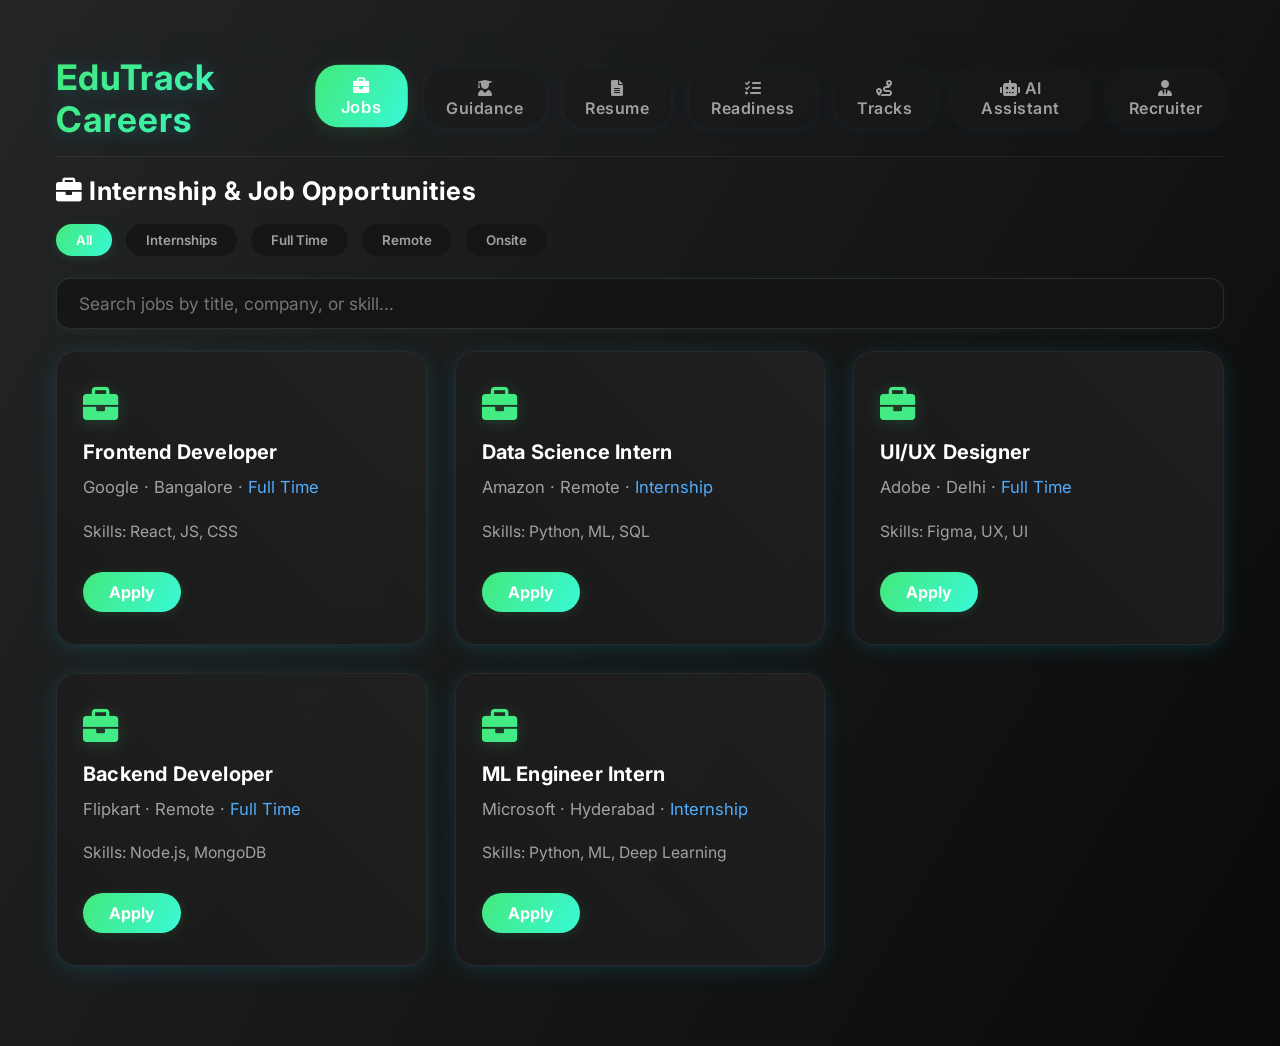
<file: src/main/resources/templates/Career.html>
<!DOCTYPE html>
<html lang="en">
<head>
    <meta charset="UTF-8">
    <meta name="viewport" content="width=device-width, initial-scale=1.0">
    <title>EduTrack Career Page</title>
    <link href="https://fonts.googleapis.com/css2?family=Inter:wght@400;600;700&display=swap" rel="stylesheet">
    <link href="https://cdnjs.cloudflare.com/ajax/libs/font-awesome/6.0.0/css/all.min.css" rel="stylesheet">
    <style>
		
		
		/* Enhanced Recruiter Section Styles */
		.stats-grid {
		    display: grid;
		    grid-template-columns: repeat(auto-fit, minmax(240px, 1fr));
		    gap: 24px;
		    margin-bottom: 32px;
		}
		

		.stat-card {
		    background: var(--bg-card);
		    border-radius: 16px;
		    padding: 24px;
		    text-align: center;
		    transition: var(--transition);
		    border: 1.5px solid rgba(255,255,255,0.07);
		    backdrop-filter: blur(var(--blur));
		}

		.stat-card:hover {
		    transform: translateY(-4px);
		    box-shadow: var(--shadow-card);
		    border-color: var(--accent2);
		}

		.stat-card .icon {
		    font-size: 2em;
		    margin-bottom: 12px;
		    background: var(--gradient2);
		    -webkit-background-clip: text;
		    -webkit-text-fill-color: transparent;
		}

		.stat-card .number {
		    font-size: 2.2em;
		    font-weight: 700;
		    margin-bottom: 8px;
		    background: var(--gradient);
		    -webkit-background-clip: text;
		    -webkit-text-fill-color: transparent;
		}

		.stat-card .label {
		    color: var(--text-secondary);
		    font-size: 1.1em;
		}

		.tabs {
		    display: flex;
		    gap: 12px;
		    margin-bottom: 24px;
		    flex-wrap: wrap;
		}

		.tab {
		    background: var(--bg-secondary);
		    color: var(--text-secondary);
		    padding: 12px 24px;
		    border-radius: 12px;
		    cursor: pointer;
		    transition: var(--transition);
		    font-weight: 600;
		    border: 1.5px solid rgba(255,255,255,0.07);
		}

		.tab:hover {
		    background: var(--glass);
		    color: var(--text-primary);
		}

		.tab.active {
		    background: var(--gradient2);
		    color: #fff;
		    box-shadow: 0 4px 16px #43e97b22;
		}

		.tab-content {
		    display: none;
		    animation: fadeIn 0.4s;
		}

		.tab-content.active {
		    display: block;
		}

		.form-group {
		    margin-bottom: 20px;
		}

		.form-group label {
		    display: block;
		    margin-bottom: 8px;
		    color: var(--text-secondary);
		    font-weight: 600;
		}

		.form-group input,
		.form-group textarea,
		.form-group select {
		    width: 100%;
		    background: var(--bg-secondary);
		    border: 1.5px solid rgba(255,255,255,0.10);
		    color: #fff;
		    border-radius: 12px;
		    padding: 12px 16px;
		    font-size: 1.05em;
		    transition: var(--transition);
		}

		.form-group input:focus,
		.form-group textarea:focus,
		.form-group select:focus {
		    outline: none;
		    border-color: var(--accent2);
		    background: var(--glass);
		    box-shadow: 0 0 0 3px rgba(79,172,254,0.15);
		}

		.btn {
		    background: var(--gradient2);
		    color: #fff;
		    border: none;
		    border-radius: 12px;
		    padding: 12px 28px;
		    font-size: 1.1em;
		    font-weight: 700;
		    cursor: pointer;
		    transition: var(--transition);
		    box-shadow: 0 4px 16px #43e97b22;
		}

		.btn:hover {
		    transform: translateY(-2px);
		    box-shadow: 0 6px 20px #43e97b33;
		}

		.btn-outline {
		    background: transparent;
		    border: 1.5px solid var(--accent2);
		    color: var(--accent2);
		}

		.btn-outline:hover {
		    background: var(--gradient2);
		    color: #fff;
		}

		.btn-sm {
		    padding: 8px 16px;
		    font-size: 0.95em;
		}

		.applications-list {
		    display: flex;
		    flex-direction: column;
		    gap: 16px;
		}

		.application-card {
		    background: var(--bg-secondary);
		    border-radius: 12px;
		    padding: 20px;
		    display: flex;
		    justify-content: space-between;
		    align-items: center;
		    transition: var(--transition);
		    border: 1.5px solid rgba(255,255,255,0.07);
		}

		.application-card:hover {
		    transform: translateX(4px);
		    border-color: var(--accent2);
		    box-shadow: 0 4px 16px rgba(79,172,254,0.15);
		}

		.application-info {
		    flex: 1;
		}

		.application-name {
		    font-size: 1.2em;
		    font-weight: 700;
		    margin-bottom: 4px;
		}

		.application-details {
		    color: var(--text-secondary);
		    font-size: 0.95em;
		}

		.application-actions {
		    display: flex;
		    gap: 12px;
		}

		/* Enhanced Card Styles */
		.card {
		    background: var(--bg-card);
		    border-radius: 20px;
		    padding: 32px;
		    transition: var(--transition);
		    position: relative;
		    backdrop-filter: blur(var(--blur));
		    border: 1.5px solid rgba(255,255,255,0.07);
		    overflow: hidden;
		}

		.card::before {
		    content: '';
		    position: absolute;
		    top: 0;
		    left: 0;
		    width: 100%;
		    height: 100%;
		    background: linear-gradient(45deg, transparent, rgba(255,255,255,0.03));
		    pointer-events: none;
		}

		.card:hover {
		    transform: translateY(-8px);
		    box-shadow: 0 12px 36px rgba(0,242,254,0.15);
		    border-color: var(--accent2);
		}

		.card .icon {
		    font-size: 2.4em;
		    margin-bottom: 20px;
		    background: var(--gradient2);
		    -webkit-background-clip: text;
		    -webkit-text-fill-color: transparent;
		    filter: drop-shadow(0 2px 8px rgba(67,233,123,0.3));
		}

		.card-title {
		    font-size: 1.4em;
		    font-weight: 700;
		    margin-bottom: 12px;
		    letter-spacing: 0.5px;
		}

		.card-desc {
		    color: var(--text-secondary);
		    font-size: 1.1em;
		    line-height: 1.6;
		    margin-bottom: 24px;
		}

		/* Enhanced Button Styles */
		.card-btn, .card-btn-alt {
		    display: inline-block;
		    padding: 12px 28px;
		    border-radius: 12px;
		    font-size: 1.1em;
		    font-weight: 700;
		    cursor: pointer;
		    transition: var(--transition);
		    text-align: center;
		    text-decoration: none;
		}

		.card-btn {
		    background: var(--gradient2);
		    color: #fff;
		    border: none;
		    box-shadow: 0 4px 16px rgba(67,233,123,0.25);
		}

		.card-btn-alt {
		    background: transparent;
		    color: var(--accent2);
		    border: 1.5px solid var(--accent2);
		    margin-left: 12px;
		}

		.card-btn:hover, .card-btn-alt:hover {
		    transform: translateY(-2px);
		    box-shadow: 0 6px 20px rgba(67,233,123,0.35);
		}

		.card-btn-alt:hover {
		    background: var(--gradient2);
		    color: #fff;
		}

		/* Enhanced Modal Styles */
		.modal {
		    background: var(--bg-card);
		    border-radius: 24px;
		    padding: 40px;
		    min-width: 400px;
		    max-width: 95vw;
		    box-shadow: var(--shadow-card);
		    position: relative;
		    border: 1.5px solid rgba(255,255,255,0.09);
		    backdrop-filter: blur(var(--blur));
		}

		.modal h3 {
		    font-size: 1.8em;
		    margin-bottom: 24px;
		    background: var(--gradient);
		    -webkit-background-clip: text;
		    -webkit-text-fill-color: transparent;
		}

		.modal-close {
		    position: absolute;
		    top: 20px;
		    right: 20px;
		    background: var(--bg-secondary);
		    border: none;
		    color: var(--text-secondary);
		    width: 36px;
		    height: 36px;
		    border-radius: 50%;
		    display: flex;
		    align-items: center;
		    justify-content: center;
		    font-size: 1.2em;
		    cursor: pointer;
		    transition: var(--transition);
		}

		.modal-close:hover {
		    background: var(--gradient2);
		    color: #fff;
		    transform: rotate(90deg);
		}

		/* Enhanced Form Styles */
		.modal input,
		.modal textarea,
		.modal select {
		    width: 100%;
		    background: var(--bg-secondary);
		    border: 1.5px solid rgba(255,255,255,0.10);
		    color: #fff;
		    border-radius: 12px;
		    padding: 14px 18px;
		    font-size: 1.1em;
		    transition: var(--transition);
		    margin-bottom: 20px;
		}

		.modal input:focus,
		.modal textarea:focus,
		.modal select:focus {
		    outline: none;
		    border-color: var(--accent2);
		    background: var(--glass);
		    box-shadow: 0 0 0 3px rgba(79,172,254,0.15);
		}

		.modal label {
		    color: var(--text-secondary);
		    font-size: 1.1em;
		    margin-bottom: 8px;
		    display: block;
		    font-weight: 600;
		}

		.modal .modal-btn {
		    background: var(--gradient2);
		    color: #fff;
		    border: none;
		    border-radius: 12px;
		    padding: 14px 32px;
		    font-size: 1.1em;
		    font-weight: 700;
		    cursor: pointer;
		    margin-top: 20px;
		    box-shadow: 0 4px 16px rgba(67,233,123,0.25);
		    transition: var(--transition);
		    width: 100%;
		}

		.modal .modal-btn:hover {
		    transform: translateY(-2px);
		    box-shadow: 0 6px 20px rgba(67,233,123,0.35);
		}

		/* Enhanced Success Message */
		.success-msg {
		    color: var(--accent2);
		    font-weight: 700;
		    margin-top: 16px;
		    letter-spacing: 0.5px;
		    text-align: center;
		    padding: 12px;
		    background: rgba(79,172,254,0.1);
		    border-radius: 8px;
		    border: 1px solid rgba(79,172,254,0.2);
		} 
		
        :root {
            --bg-primary: #0a0a0a;
            --bg-secondary: rgba(20,20,20,0.85);
            --bg-card: rgba(26,26,26,0.85);
            --glass: rgba(26,26,26,0.55);
            --text-primary: #fff;
            --text-secondary: #a0a0a0;
            --accent: #00f2fe;
            --accent2: #4facfe;
            --accent3: #43e97b;
            --gradient: linear-gradient(135deg, var(--accent), var(--accent2));
            --gradient2: linear-gradient(120deg, #43e97b 0%, #38f9d7 100%);
            --shadow: 0 8px 32px 0 rgba(0,242,254,0.13);
            --shadow-card: 0 4px 24px rgba(0,242,254,0.10), 0 1.5px 8px rgba(79,172,254,0.08);
            --transition: all 0.35s cubic-bezier(0.4,0,0.2,1);
            --blur: 18px;
        }
        * { box-sizing: border-box; margin: 0; padding: 0; font-family: 'Inter', sans-serif; }
        body {
            background: linear-gradient(120deg, #232526 0%, #0a0a0a 100%);
            color: var(--text-primary);
            min-height: 100vh;
            overflow-x: hidden;
        }
        ::selection { background: var(--accent2); color: #fff; }
        ::-webkit-scrollbar { width: 10px; background: var(--bg-secondary); }
        ::-webkit-scrollbar-thumb { background: var(--accent2); border-radius: 8px; }
        .container { max-width: 1200px; margin: 0 auto; padding: 32px 16px; }
        header {
            display: flex; align-items: center; justify-content: space-between; padding: 24px 0 16px;
            border-bottom: 1.5px solid rgba(255,255,255,0.07); margin-bottom: 18px;
            backdrop-filter: blur(var(--blur));
        }
        .logo {
            font-size: 2.2em; font-weight: 700; background: var(--gradient2); -webkit-background-clip: text; -webkit-text-fill-color: transparent; text-decoration: none; letter-spacing: 1px;
            filter: drop-shadow(0 2px 8px #00f2fe33);
        }
        nav { display: flex; gap: 18px; }
        nav button {
            background: var(--glass); border: none; color: var(--text-secondary); font-size: 1em; padding: 10px 22px; border-radius: 22px; cursor: pointer; transition: var(--transition);
            font-weight: 600; letter-spacing: 0.5px; box-shadow: 0 1.5px 8px rgba(79,172,254,0.08);
        }
        nav button.active, nav button:hover {
            background: var(--gradient2); color: #fff; box-shadow: 0 4px 16px #43e97b22;
            transform: translateY(-2px) scale(1.04);
        }
        h2 { margin-bottom: 18px; font-size: 1.6em; font-weight: 700; letter-spacing: 0.5px; }
        .section { display: none; margin-bottom: 48px; }
        .section.active { display: block; animation: fadeIn 0.6s; }
        @keyframes fadeIn { from { opacity: 0; transform: translateY(24px);} to { opacity: 1; transform: none;} }
        .card-grid { display: grid; grid-template-columns: repeat(auto-fit, minmax(320px, 1fr)); gap: 28px; }
        .card {
            background: var(--bg-card); border-radius: 20px; box-shadow: var(--shadow-card); padding: 32px 26px; transition: var(--transition); position: relative;
            backdrop-filter: blur(var(--blur)); border: 1.5px solid rgba(255,255,255,0.07);
        }
        .card:hover {
            transform: translateY(-8px) scale(1.025) rotate(-0.5deg);
            box-shadow: 0 12px 36px 0 #00f2fe33, 0 2px 12px #43e97b22;
            border-color: var(--accent2);
        }
        .card .icon {
            font-size: 2.2em; background: var(--gradient2); -webkit-background-clip: text; -webkit-text-fill-color: transparent; margin-bottom: 14px; filter: drop-shadow(0 2px 8px #43e97b33);
        }
        .card-title { font-size: 1.25em; font-weight: 700; margin-bottom: 10px; letter-spacing: 0.2px; }
        .card-desc { color: var(--text-secondary); font-size: 1.04em; margin-bottom: 18px; }
        .card-btn, .card-btn-alt {
            display: inline-block; background: var(--gradient2); color: #fff; border: none; border-radius: 22px; padding: 10px 26px; font-size: 1em; font-weight: 700; cursor: pointer; transition: var(--transition); margin-top: 10px; box-shadow: 0 2px 12px #43e97b22;
        }
        .card-btn-alt { background: var(--bg-secondary); color: var(--accent2); border: 1.5px solid var(--accent2); margin-left: 10px; }
        .card-btn:hover, .card-btn-alt:hover {
            background: var(--gradient); color: #fff; transform: scale(1.06) translateY(-2px);
            box-shadow: 0 6px 18px #00f2fe33;
        }
        .filters { display: flex; gap: 14px; margin-bottom: 22px; flex-wrap: wrap; }
        .filter-btn {
            background: var(--bg-secondary); color: var(--text-secondary); border: none; border-radius: 16px; padding: 8px 20px; cursor: pointer; transition: var(--transition); font-weight: 600;
        }
        .filter-btn.active, .filter-btn:hover {
            background: var(--gradient2); color: #fff; box-shadow: 0 2px 8px #43e97b22;
        }
        .search-bar {
            background: var(--bg-secondary); border: 1.5px solid rgba(255,255,255,0.10); border-radius: 14px; color: #fff; padding: 14px 22px; font-size: 1.08em; margin-bottom: 22px; width: 100%; box-shadow: 0 1.5px 8px #43e97b11;
        }
        .search-bar:focus { outline: none; border-color: var(--accent2); background: var(--glass); }
        .modal-bg { display: none; position: fixed; top: 0; left: 0; width: 100vw; height: 100vh; background: rgba(10,10,10,0.7); z-index: 1000; align-items: center; justify-content: center; }
        .modal-bg.active { display: flex; }
        .modal {
            background: var(--bg-card); border-radius: 20px; padding: 36px 32px; min-width: 320px; max-width: 95vw; box-shadow: var(--shadow-card); position: relative;
            border: 1.5px solid rgba(255,255,255,0.09); backdrop-filter: blur(var(--blur));
        }
        .modal-close { position: absolute; top: 18px; right: 18px; background: none; border: none; color: var(--text-secondary); font-size: 1.3em; cursor: pointer; transition: var(--transition); }
        .modal-close:hover { color: var(--accent2); transform: scale(1.2); }
        .modal h3 { margin-bottom: 14px; }
        .modal input, .modal textarea, .modal select { width: 100%; background: var(--bg-secondary); border: 1.5px solid rgba(255,255,255,0.10); color: #fff; border-radius: 10px; padding: 12px 14px; margin-bottom: 16px; font-size: 1.05em; transition: var(--transition); }
        .modal input:focus, .modal textarea:focus, .modal select:focus { outline: none; border-color: var(--accent2); background: var(--glass); }
        .modal label { color: var(--text-secondary); font-size: 1em; margin-bottom: 5px; display: block; }
        .modal .modal-btn { background: var(--gradient2); color: #fff; border: none; border-radius: 18px; padding: 12px 28px; font-size: 1em; font-weight: 700; cursor: pointer; margin-top: 10px; box-shadow: 0 2px 12px #43e97b22; transition: var(--transition); }
        .modal .modal-btn:hover { background: var(--gradient); color: #fff; transform: scale(1.06) translateY(-2px); }
        .success-msg { color: var(--accent2); font-weight: 700; margin-top: 12px; letter-spacing: 0.2px; }
        .roadmap-list, .checklist, .success-stories, .hiring-partners { list-style: none; padding-left: 0; }
        .roadmap-list li, .checklist li, .success-stories li, .hiring-partners li { background: var(--bg-secondary); border-radius: 10px; padding: 12px 16px; margin-bottom: 10px; color: var(--text-secondary); font-size: 1.01em; transition: var(--transition); }
        .roadmap-list li.selected { background: var(--gradient2); color: #fff; }
        .mentor-list { display: flex; gap: 18px; flex-wrap: wrap; }
        .mentor-card { background: var(--bg-secondary); border-radius: 14px; padding: 18px 16px; min-width: 180px; flex: 1; text-align: center; box-shadow: 0 1.5px 8px #43e97b11; transition: var(--transition); }
        .mentor-card .icon { font-size: 1.6em; margin-bottom: 8px; background: var(--gradient2); -webkit-background-clip: text; -webkit-text-fill-color: transparent; }
        .mentor-card:hover { background: var(--gradient2); color: #fff; transform: scale(1.04) translateY(-2px); box-shadow: 0 4px 16px #43e97b22; }
        .webinar-list { display: flex; gap: 18px; flex-wrap: wrap; }
        .webinar-card { background: var(--bg-secondary); border-radius: 14px; padding: 16px 14px; min-width: 180px; flex: 1; text-align: center; box-shadow: 0 1.5px 8px #43e97b11; transition: var(--transition); }
        .webinar-card .icon { font-size: 1.4em; margin-bottom: 8px; background: var(--gradient2); -webkit-background-clip: text; -webkit-text-fill-color: transparent; }
        .webinar-card:hover { background: var(--gradient2); color: #fff; transform: scale(1.04) translateY(-2px); box-shadow: 0 4px 16px #43e97b22; }
        .success-stories { margin-top: 14px; }
        .success-stories li { display: flex; align-items: center; gap: 12px; }
        .success-stories .icon { font-size: 1.3em; background: var(--gradient2); -webkit-background-clip: text; -webkit-text-fill-color: transparent; }
        .hiring-partners { display: flex; gap: 14px; flex-wrap: wrap; margin-top: 12px; }
        .hiring-partners li { background: var(--bg-card); border: 1.5px solid var(--bg-secondary); padding: 12px 20px; border-radius: 10px; color: var(--accent2); font-weight: 700; }
        .recruiter-login { max-width: 340px; margin: 0 auto; }
        .chatbot-box { background: var(--bg-secondary); border-radius: 20px; padding: 22px 18px; min-height: 240px; max-width: 480px; margin: 0 auto; box-shadow: var(--shadow-card); position: relative; }
        .chat-messages { max-height: 180px; overflow-y: auto; margin-bottom: 12px; }
        .chat-msg { margin-bottom: 10px; padding: 8px 14px; border-radius: 16px; display: inline-block; max-width: 90%; word-break: break-word; font-size: 1.04em; }
        .chat-msg.user { text-align: right; color: #fff; background: var(--gradient2); float: right; clear: both; box-shadow: 0 2px 8px #43e97b22; }
        .chat-msg.ai { text-align: left; color: #fff; background: var(--gradient); float: left; clear: both; box-shadow: 0 2px 8px #00f2fe22; }
        .chat-input-row { display: flex; gap: 10px; }
        .chat-input { flex: 1; background: var(--bg-card); border: 1.5px solid rgba(255,255,255,0.10); color: #fff; border-radius: 10px; padding: 10px 14px; font-size: 1.05em; transition: var(--transition); }
        .chat-input:focus { outline: none; border-color: var(--accent2); background: var(--glass); }
        .chat-send { background: var(--gradient2); color: #fff; border: none; border-radius: 10px; padding: 10px 22px; font-size: 1em; font-weight: 700; cursor: pointer; box-shadow: 0 2px 8px #43e97b22; transition: var(--transition); }
        .chat-send:hover { background: var(--gradient); color: #fff; transform: scale(1.08) translateY(-2px); }
        @media (max-width: 700px) {
            .container { padding: 12px 2vw; }
            .card-grid { grid-template-columns: 1fr; }
            header { flex-direction: column; gap: 10px; }
            .stats-grid { grid-template-columns: 1fr; }
            .mentor-list, .webinar-list, .hiring-partners { flex-direction: column; gap: 10px; }
        }
    </style>
</head>
<body>
    <div class="container">
        <header>
            <a href="#" class="logo">EduTrack Careers</a>
            <nav>
                <button class="tab-btn active" data-tab="jobs"><i class="fas fa-briefcase"></i> Jobs</button>
                <button class="tab-btn" data-tab="guidance"><i class="fas fa-user-graduate"></i> Guidance</button>
                <button class="tab-btn" data-tab="resume"><i class="fas fa-file-alt"></i> Resume</button>
                <button class="tab-btn" data-tab="readiness"><i class="fas fa-tasks"></i> Readiness</button>
                <button class="tab-btn" data-tab="tracks"><i class="fas fa-route"></i> Tracks</button>
                <button class="tab-btn" data-tab="ai"><i class="fas fa-robot"></i> AI Assistant</button>
                <button class="tab-btn" data-tab="recruiter"><i class="fas fa-user-tie"></i> Recruiter</button>
            </nav>
        </header>

        <!-- Internship & Job Opportunities -->
        <section class="section active" id="jobs">
            <h2><i class="fas fa-briefcase"></i> Internship & Job Opportunities</h2>
            <div class="filters">
                <button class="filter-btn active" data-filter="all">All</button>
                <button class="filter-btn" data-filter="internship">Internships</button>
                <button class="filter-btn" data-filter="fulltime">Full Time</button>
                <button class="filter-btn" data-filter="remote">Remote</button>
                <button class="filter-btn" data-filter="onsite">Onsite</button>
            </div>
            <input type="text" class="search-bar" id="job-search" placeholder="Search jobs by title, company, or skill...">
            <div class="card-grid" id="job-listings">
                <!-- Job cards will be injected here -->
            </div>
        </section>

        <!-- Career Guidance & Mentorship -->
        <section class="section" id="guidance">
            <h2><i class="fas fa-user-graduate"></i> Career Guidance & Mentorship</h2>
            <div class="mentor-list">
                <div class="mentor-card">
                    <div class="icon"><i class="fas fa-user-tie"></i></div>
                    <div class="card-title">Priya Sharma</div>
                    <div class="card-desc">Senior Data Scientist, Google</div>
                    <button class="card-btn" onclick="openModal('book-mentor')">Book Session</button>
                </div>
                <div class="mentor-card">
                    <div class="icon"><i class="fas fa-user-tie"></i></div>
                    <div class="card-title">Rahul Mehta</div>
                    <div class="card-desc">Lead Engineer, Microsoft</div>
                    <button class="card-btn" onclick="openModal('book-mentor')">Book Session</button>
                </div>
            </div>
            <h3 style="margin-top:32px;">Upcoming Webinars</h3>
            <div class="webinar-list">
                <div class="webinar-card">
                    <div class="icon"><i class="fas fa-video"></i></div>
                    <div class="card-title">Resume Building 101</div>
                    <div class="card-desc">April 28, 6:00 PM</div>
                    <button class="card-btn-alt">Register</button>
                </div>
                <div class="webinar-card">
                    <div class="icon"><i class="fas fa-video"></i></div>
                    <div class="card-title">Crack Your First Interview</div>
                    <div class="card-desc">May 2, 7:30 PM</div>
                    <button class="card-btn-alt">Register</button>
                </div>
            </div>
            <h3 style="margin-top:32px;">Success Stories</h3>
            <ul class="success-stories">
                <li><span class="icon"><i class="fas fa-trophy"></i></span> <b>Neha S.</b> landed a job at Amazon after 3 months of mentorship!</li>
                <li><span class="icon"><i class="fas fa-trophy"></i></span> <b>Arjun R.</b> secured a Google internship via EduTrack.</li>
            </ul>
        </section>

        <!-- Resume & Profile Builder -->
        <section class="section" id="resume">
            <h2><i class="fas fa-file-alt"></i> Resume & Profile Builder</h2>
            <div class="card-grid">
                <div class="card">
                    <div class="icon"><i class="fas fa-file-signature"></i></div>
                    <div class="card-title">Resume Generator</div>
                    <div class="card-desc">Create a professional resume in minutes.</div>
                    <button class="card-btn" onclick="openModal('resume-gen')">Generate Resume</button>
                </div>
                <div class="card">
                    <div class="icon"><i class="fas fa-upload"></i></div>
                    <div class="card-title">Portfolio Uploader</div>
                    <div class="card-desc">Upload your portfolio or work samples.</div>
                    <button class="card-btn" onclick="openModal('portfolio-upload')">Upload</button>
                </div>
                <div class="card">
                    <div class="icon"><i class="fas fa-check-circle"></i></div>
                    <div class="card-title">Job Readiness Checklist</div>
                    <div class="card-desc">Track your progress for job readiness.</div>
                    <button class="card-btn" onclick="openModal('readiness-checklist')">View Checklist</button>
                </div>
            </div>
        </section>

        <!-- Job Readiness Programs -->
        <section class="section" id="readiness">
            <h2><i class="fas fa-tasks"></i> Job Readiness Programs</h2>
            <div class="card-grid">
                <div class="card">
                    <div class="icon"><i class="fas fa-laptop-code"></i></div>
                    <div class="card-title">Skill Courses</div>
                    <div class="card-desc">Curated courses to boost your skills.</div>
                    <button class="card-btn" onclick="openModal('skill-courses')">Explore</button>
                </div>
                <div class="card">
                    <div class="icon"><i class="fas fa-user-check"></i></div>
                    <div class="card-title">Mock Interviews</div>
                    <div class="card-desc">Practice with real interviewers.</div>
                    <button class="card-btn" onclick="openModal('mock-interview')">Book Now</button>
                </div>
                <div class="card">
                    <div class="icon"><i class="fas fa-brain"></i></div>
                    <div class="card-title">Aptitude Tests</div>
                    <div class="card-desc">Sharpen your problem-solving skills.</div>
                    <button class="card-btn" onclick="openModal('aptitude-test')">Take Test</button>
                </div>
                <div class="card">
                    <div class="icon"><i class="fas fa-comments"></i></div>
                    <div class="card-title">Soft Skills Assessment</div>
                    <div class="card-desc">Evaluate and improve your soft skills.</div>
                    <button class="card-btn" onclick="openModal('soft-skills')">Start</button>
                </div>
            </div>
        </section>

        <!-- Career Tracks -->
        <section class="section" id="tracks">
            <h2><i class="fas fa-route"></i> Career Tracks</h2>
            <div class="filters">
                <button class="filter-btn active" data-track="all">All</button>
                <button class="filter-btn" data-track="fullstack">Full Stack Developer</button>
                <button class="filter-btn" data-track="datasci">Data Scientist</button>
                <button class="filter-btn" data-track="uiux">UI/UX Designer</button>
                <button class="filter-btn" data-track="ml">Machine Learning</button>
            </div>
            <div class="card-grid" id="track-listings">
                <!-- Track cards will be injected here -->
            </div>
        </section>

        <!-- AI Career Assistant -->
        <section class="section" id="ai">
            <h2><i class="fas fa-robot"></i> AI Career Assistant</h2>
            <div class="chatbot-box">
                <div class="chat-messages" id="chat-messages"></div>
                <div class="chat-input-row">
                    <input type="text" class="chat-input" id="chat-input" placeholder="Ask for career advice...">
                    <button class="chat-send" id="chat-send"><i class="fas fa-paper-plane"></i></button>
                </div>
            </div>
        </section>

        <!-- Recruiter Portal -->
        <section class="section" id="recruiter">
            <h2><i class="fas fa-user-tie"></i> Recruiter Portal</h2>
            <div id="recruiter-dashboard">
                <div class="stats-grid">
                    <div class="stat-card">
                        <div class="icon"><i class="fas fa-briefcase"></i></div>
                        <div class="number">12</div>
                        <div class="label">Active Job Postings</div>
                    </div>
                    <div class="stat-card">
                        <div class="icon"><i class="fas fa-users"></i></div>
                        <div class="number">156</div>
                        <div class="label">Total Applications</div>
                    </div>
                    <div class="stat-card">
                        <div class="icon"><i class="fas fa-eye"></i></div>
                        <div class="number">2.4k</div>
                        <div class="label">Job Views</div>
                    </div>
                    <div class="stat-card">
                        <div class="icon"><i class="fas fa-star"></i></div>
                        <div class="number">4.8</div>
                        <div class="label">Average Rating</div>
                    </div>
                </div>
                <div class="tabs" id="recruiter-tabs">
                    <div class="tab active" data-tab="post-job">Post New Job</div>
                    <div class="tab" data-tab="applications">Applications</div>
                    <div class="tab" data-tab="analytics">Analytics</div>
                    <div class="tab" data-tab="settings">Settings</div>
                </div>
                <div class="tab-content active" id="recruiter-post-job">
                    <div class="card">
                        <h3 class="card-title">Post a New Job</h3>
                        <form id="recruiter-job-form">
                            <div class="form-group">
                                <label>Job Title</label>
                                <input type="text" id="recruiter-job-title" placeholder="e.g., Senior Frontend Developer" required>
                            </div>
                            <div class="form-group">
                                <label>Company</label>
                                <input type="text" id="recruiter-job-company" placeholder="Your company name" required>
                            </div>
                            <div class="form-group">
                                <label>Location</label>
                                <input type="text" id="recruiter-job-location" placeholder="e.g., Bangalore, Remote" required>
                            </div>
                            <div class="form-group">
                                <label>Job Type</label>
                                <select id="recruiter-job-type" required>
                                    <option value="Full Time">Full Time</option>
                                    <option value="Part Time">Part Time</option>
                                    <option value="Internship">Internship</option>
                                    <option value="Contract">Contract</option>
                                </select>
                            </div>
                            <div class="form-group">
                                <label>Required Skills</label>
                                <input type="text" id="recruiter-job-skills" placeholder="e.g., React, Node.js, MongoDB" required>
                            </div>
                            <div class="form-group">
                                <label>Job Description</label>
                                <textarea id="recruiter-job-description" placeholder="Detailed job description..." required></textarea>
                            </div>
                            <div class="form-group">
                                <label>Requirements</label>
                                <textarea id="recruiter-job-requirements" placeholder="Job requirements..." required></textarea>
                            </div>
                            <button type="submit" class="btn">Post Job</button>
                            <div id="recruiter-job-msg" class="success-msg"></div>
                        </form>
                    </div>
                </div>
                <div class="tab-content" id="recruiter-applications">
                    <div class="card">
                        <h3 class="card-title">Recent Applications</h3>
                        <div class="applications-list">
                            <div class="application-card">
                                <div class="application-info">
                                    <div class="application-name">Rahul Sharma</div>
                                    <div class="application-details">Frontend Developer • 3 years experience</div>
                                </div>
                                <div class="application-actions">
                                    <button class="btn btn-sm btn-outline">View Resume</button>
                                    <button class="btn btn-sm">Schedule Interview</button>
                                </div>
                            </div>
                            <div class="application-card">
                                <div class="application-info">
                                    <div class="application-name">Priya Patel</div>
                                    <div class="application-details">Data Scientist • 2 years experience</div>
                                </div>
                                <div class="application-actions">
                                    <button class="btn btn-sm btn-outline">View Resume</button>
                                    <button class="btn btn-sm">Schedule Interview</button>
                                </div>
                            </div>
                        </div>
                    </div>
                </div>
                <div class="tab-content" id="recruiter-analytics">
                    <div class="card">
                        <h3 class="card-title">Job Performance Analytics</h3>
                        <div class="stats-grid">
                            <div class="stat-card">
                                <div class="icon"><i class="fas fa-chart-line"></i></div>
                                <div class="number">85%</div>
                                <div class="label">Application Rate</div>
                            </div>
                            <div class="stat-card">
                                <div class="icon"><i class="fas fa-clock"></i></div>
                                <div class="number">3.2</div>
                                <div class="label">Avg. Response Time (days)</div>
                            </div>
                        </div>
                    </div>
                </div>
                <div class="tab-content" id="recruiter-settings">
                    <div class="card">
                        <h3 class="card-title">Account Settings</h3>
                        <form id="recruiter-settings-form">
                            <div class="form-group">
                                <label>Company Name</label>
                                <input type="text" id="recruiter-company-name" value="Google" required>
                            </div>
                            <div class="form-group">
                                <label>Email</label>
                                <input type="email" id="recruiter-company-email" value="hr@google.com" required>
                            </div>
                            <div class="form-group">
                                <label>Change Password</label>
                                <input type="password" id="recruiter-new-password" placeholder="New password">
                            </div>
                            <button type="submit" class="btn">Save Changes</button>
                            <div id="recruiter-settings-msg" class="success-msg"></div>
                        </form>
                    </div>
                </div>
            </div>
        </section>

        <!-- Modal Popups -->
        <div class="modal-bg" id="modal-bg">
            <div class="modal" id="modal-content">
                <button class="modal-close" onclick="closeModal()"><i class="fas fa-times"></i></button>
                <div id="modal-body"></div>
            </div>
        </div>
    </div>
    <script>
    // Tab navigation
    const tabBtns = document.querySelectorAll('.tab-btn');
    const sections = document.querySelectorAll('.section');
    tabBtns.forEach(btn => {
        btn.addEventListener('click', () => {
            tabBtns.forEach(b => b.classList.remove('active'));
            btn.classList.add('active');
            const tab = btn.getAttribute('data-tab');
            sections.forEach(sec => sec.classList.remove('active'));
            document.getElementById(tab).classList.add('active');
        });
    });

    // Dummy job data
    const jobs = [
        {title: 'Frontend Developer', company: 'Google', type: 'Full Time', location: 'Bangalore', mode: 'Onsite', skills: 'React, JS, CSS'},
        {title: 'Data Science Intern', company: 'Amazon', type: 'Internship', location: 'Remote', mode: 'Remote', skills: 'Python, ML, SQL'},
        {title: 'UI/UX Designer', company: 'Adobe', type: 'Full Time', location: 'Delhi', mode: 'Onsite', skills: 'Figma, UX, UI'},
        {title: 'Backend Developer', company: 'Flipkart', type: 'Full Time', location: 'Remote', mode: 'Remote', skills: 'Node.js, MongoDB'},
        {title: 'ML Engineer Intern', company: 'Microsoft', type: 'Internship', location: 'Hyderabad', mode: 'Onsite', skills: 'Python, ML, Deep Learning'},
    ];
    function renderJobs(filter = 'all', search = '') {
        const jobList = document.getElementById('job-listings');
        jobList.innerHTML = '';
        jobs.filter(job => {
            let match = (filter === 'all' || job.type.toLowerCase().includes(filter) || job.mode.toLowerCase() === filter);
            if (search) {
                const s = search.toLowerCase();
                match = match && (
                    job.title.toLowerCase().includes(s) ||
                    job.company.toLowerCase().includes(s) ||
                    job.skills.toLowerCase().includes(s)
                );
            }
            return match;
        }).forEach(job => {
            const card = document.createElement('div');
            card.className = 'card';
            card.innerHTML = `
                <div class="icon"><i class="fas fa-briefcase"></i></div>
                <div class="card-title">${job.title}</div>
                <div class="card-desc">${job.company} &middot; ${job.location} &middot; <span style="color:var(--accent2)">${job.type}</span></div>
                <div class="card-desc" style="font-size:0.98em;">Skills: ${job.skills}</div>
                <button class="card-btn" onclick="openModal('apply-job', '${job.title}', '${job.company}')">Apply</button>
            `;
            jobList.appendChild(card);
        });
    }
    renderJobs();
    // Job filter
    document.querySelectorAll('#jobs .filter-btn').forEach(btn => {
        btn.addEventListener('click', () => {
            document.querySelectorAll('#jobs .filter-btn').forEach(b => b.classList.remove('active'));
            btn.classList.add('active');
            renderJobs(btn.getAttribute('data-filter'), document.getElementById('job-search').value);
        });
    });
    document.getElementById('job-search').addEventListener('input', e => {
        const active = document.querySelector('#jobs .filter-btn.active').getAttribute('data-filter');
        renderJobs(active, e.target.value);
    });

    // Dummy tracks data
    const tracks = [
        {name: 'Full Stack Developer', key: 'fullstack', roadmap: ['HTML/CSS/JS', 'React/Vue', 'Node.js', 'Databases', 'Projects'], projects: ['Blog Platform', 'E-commerce Site']},
        {name: 'Data Scientist', key: 'datasci', roadmap: ['Python', 'Pandas/Numpy', 'ML Algorithms', 'Data Viz', 'Projects'], projects: ['Stock Predictor', 'Image Classifier']},
        {name: 'UI/UX Designer', key: 'uiux', roadmap: ['Design Principles', 'Figma', 'Prototyping', 'User Testing', 'Projects'], projects: ['App Redesign', 'Landing Page']},
        {name: 'Machine Learning', key: 'ml', roadmap: ['Python', 'Maths', 'ML Models', 'Deep Learning', 'Projects'], projects: ['Chatbot', 'Recommendation System']},
    ];
    function renderTracks(filter = 'all') {
        const trackList = document.getElementById('track-listings');
        trackList.innerHTML = '';
        tracks.filter(track => filter === 'all' || track.key === filter).forEach(track => {
            const card = document.createElement('div');
            card.className = 'card';
            card.innerHTML = `
                <div class="icon"><i class="fas fa-route"></i></div>
                <div class="card-title">${track.name}</div>
                <div class="card-desc">Roadmap:</div>
                <ul class="roadmap-list">${track.roadmap.map(step => `<li>${step}</li>`).join('')}</ul>
                <div class="card-desc" style="margin-top:10px;">Project Ideas:</div>
                <ul class="roadmap-list">${track.projects.map(p => `<li>${p}</li>`).join('')}</ul>
            `;
            trackList.appendChild(card);
        });
    }
    renderTracks();
    document.querySelectorAll('#tracks .filter-btn').forEach(btn => {
        btn.addEventListener('click', () => {
            document.querySelectorAll('#tracks .filter-btn').forEach(b => b.classList.remove('active'));
            btn.classList.add('active');
            renderTracks(btn.getAttribute('data-track'));
        });
    });

    // Modal logic
    function openModal(type, ...args) {
        const modalBg = document.getElementById('modal-bg');
        const modalBody = document.getElementById('modal-body');
        modalBg.classList.add('active');
        let html = '';
        if (type === 'apply-job') {
            html = `<h3>Apply for ${args[0]} at ${args[1]}</h3>
                <label>Name</label><input type='text' id='apply-name'>
                <label>Email</label><input type='email' id='apply-email'>
                <label>Resume (PDF)</label><input type='file' id='apply-resume' accept='.pdf'>
                <button class='modal-btn' onclick='submitJobApp()'>Submit Application</button>
                <div id='modal-msg'></div>`;
        } else if (type === 'book-mentor') {
            html = `<h3>Book a Mentor Session</h3>
                <label>Name</label><input type='text' id='mentor-name'>
                <label>Email</label><input type='email' id='mentor-email'>
                <label>Preferred Date</label><input type='date' id='mentor-date'>
                <button class='modal-btn' onclick='submitMentorBook()'>Book</button>
                <div id='modal-msg'></div>`;
        } else if (type === 'resume-gen') {
            html = `<h3>Resume Generator</h3>
                <label>Full Name</label><input type='text' id='res-name'>
                <label>Email</label><input type='email' id='res-email'>
                <label>Education</label><input type='text' id='res-edu'>
                <label>Skills</label><input type='text' id='res-skills'>
                <button class='modal-btn' onclick='generateResume()'>Generate</button>
                <div id='modal-msg'></div>`;
        } else if (type === 'portfolio-upload') {
            html = `<h3>Upload Portfolio</h3>
                <label>Portfolio File (PDF/ZIP)</label><input type='file' id='portfolio-file' accept='.pdf,.zip'>
                <button class='modal-btn' onclick='uploadPortfolio()'>Upload</button>
                <div id='modal-msg'></div>`;
        } else if (type === 'readiness-checklist') {
            html = `<h3>Job Readiness Checklist</h3>
                <ul class='checklist'>
                    <li><input type='checkbox' checked> Resume Created</li>
                    <li><input type='checkbox'> Portfolio Uploaded</li>
                    <li><input type='checkbox'> Mock Interview Completed</li>
                    <li><input type='checkbox'> Aptitude Test Passed</li>
                    <li><input type='checkbox'> Soft Skills Assessed</li>
                </ul>`;
        } else if (type === 'skill-courses') {
            html = `<h3>Skill Courses</h3>
                <ul class='roadmap-list'>
                    <li>Frontend Development Bootcamp</li>
                    <li>Data Science with Python</li>
                    <li>UI/UX Design Essentials</li>
                    <li>Machine Learning Crash Course</li>
                </ul>`;
        } else if (type === 'mock-interview') {
            html = `<h3>Book a Mock Interview</h3>
                <label>Name</label><input type='text' id='mock-name'>
                <label>Email</label><input type='email' id='mock-email'>
                <label>Preferred Date</label><input type='date' id='mock-date'>
                <button class='modal-btn' onclick='submitMockInterview()'>Book</button>
                <div id='modal-msg'></div>`;
        } else if (type === 'aptitude-test') {
            html = `<h3>Aptitude Test</h3>
                <p>Sample Question: What is 15% of 200?</p>
                <input type='text' id='apt-answer' placeholder='Your answer'>
                <button class='modal-btn' onclick='submitAptitude()'>Submit</button>
                <div id='modal-msg'></div>`;
        } else if (type === 'soft-skills') {
            html = `<h3>Soft Skills Assessment</h3>
                <p>How would you handle a team conflict?</p>
                <textarea id='soft-answer' rows='3'></textarea>
                <button class='modal-btn' onclick='submitSoftSkills()'>Submit</button>
                <div id='modal-msg'></div>`;
        }
        modalBody.innerHTML = html;
    }
    function closeModal() {
        document.getElementById('modal-bg').classList.remove('active');
    }
    // Modal submit handlers
    function submitJobApp() {
        document.getElementById('modal-msg').innerHTML = '<span class="success-msg">Application submitted! We will contact you soon.</span>';
    }
    function submitMentorBook() {
        document.getElementById('modal-msg').innerHTML = '<span class="success-msg">Mentor session booked! Check your email for details.</span>';
    }
    function generateResume() {
        document.getElementById('modal-msg').innerHTML = '<span class="success-msg">Resume generated! (Download link would appear here.)</span>';
    }
    function uploadPortfolio() {
        document.getElementById('modal-msg').innerHTML = '<span class="success-msg">Portfolio uploaded successfully!</span>';
    }
    function submitMockInterview() {
        document.getElementById('modal-msg').innerHTML = '<span class="success-msg">Mock interview booked!</span>';
    }
    function submitAptitude() {
        const ans = document.getElementById('apt-answer').value.trim();
        if(ans === '30') {
            document.getElementById('modal-msg').innerHTML = '<span class="success-msg">Correct! You passed the sample test.</span>';
        } else {
            document.getElementById('modal-msg').innerHTML = '<span class="success-msg">Try again! (Hint: 15% of 200 is 30)</span>';
        }
    }
    function submitSoftSkills() {
        document.getElementById('modal-msg').innerHTML = '<span class="success-msg">Response submitted! Our team will review it.</span>';
    }
    // Recruiter Portal tab logic (scoped to #recruiter-dashboard)
    (function() {
        const tabContainer = document.getElementById('recruiter-tabs');
        if (!tabContainer) return;
        const tabs = tabContainer.querySelectorAll('.tab');
        const tabContents = [
            document.getElementById('recruiter-post-job'),
            document.getElementById('recruiter-applications'),
            document.getElementById('recruiter-analytics'),
            document.getElementById('recruiter-settings')
        ];
        tabs.forEach((tab, idx) => {
            tab.addEventListener('click', () => {
                tabs.forEach(t => t.classList.remove('active'));
                tabContents.forEach(c => c.classList.remove('active'));
                tab.classList.add('active');
                tabContents[idx].classList.add('active');
            });
        });
        // Job posting form
        const jobForm = document.getElementById('recruiter-job-form');
        if (jobForm) {
            jobForm.addEventListener('submit', function(e) {
                e.preventDefault();
                const msg = document.getElementById('recruiter-job-msg');
                msg.textContent = 'Job posted successfully!';
                this.reset();
            });
        }
        // Settings form
        const settingsForm = document.getElementById('recruiter-settings-form');
        if (settingsForm) {
            settingsForm.addEventListener('submit', function(e) {
                e.preventDefault();
                const msg = document.getElementById('recruiter-settings-msg');
                msg.textContent = 'Settings updated successfully!';
            });
        }
        // Application actions
        document.querySelectorAll('#recruiter-applications .application-actions .btn').forEach(btn => {
            btn.addEventListener.addEventListener('click', function() {
                const action = this.textContent.trim();
                const applicant = this.closest('.application-card').querySelector('.application-name').textContent;
                alert(`${action} for ${applicant}`);
            });
        });
    })();
    // AI Career Assistant (dummy)
    const chatMessages = document.getElementById('chat-messages');
    document.getElementById('chat-send').onclick = sendChat;
    document.getElementById('chat-input').addEventListener('keydown', function(e){
        if(e.key === 'Enter') sendChat();
    });
    function sendChat() {
        const input = document.getElementById('chat-input');
        const msg = input.value.trim();
        if(!msg) return;
        chatMessages.innerHTML += `<div class='chat-msg user'>${msg}</div>`;
        input.value = '';
        setTimeout(()=>{
            chatMessages.innerHTML += `<div class='chat-msg ai'>${getAIReply(msg)}</div>`;
            chatMessages.scrollTop = chatMessages.scrollHeight;
        }, 700);
        chatMessages.scrollTop = chatMessages.scrollHeight;
    }
    function getAIReply(msg) {
        msg = msg.toLowerCase();
        if(msg.includes('resume')) return 'You can generate a resume in the Resume section!';
        if(msg.includes('interview')) return 'Try our mock interviews for practice.';
        if(msg.includes('job') || msg.includes('internship')) return 'Check the Jobs tab for latest opportunities.';
        if(msg.includes('track')) return 'Explore career tracks for a guided roadmap.';
        return 'I am here to help with your career queries!';
    }
    // Modal close on background click
    document.getElementById('modal-bg').addEventListener('click', function(e){
        if(e.target === this) closeModal();
    });
    </script>
</body>
</html>
</file>
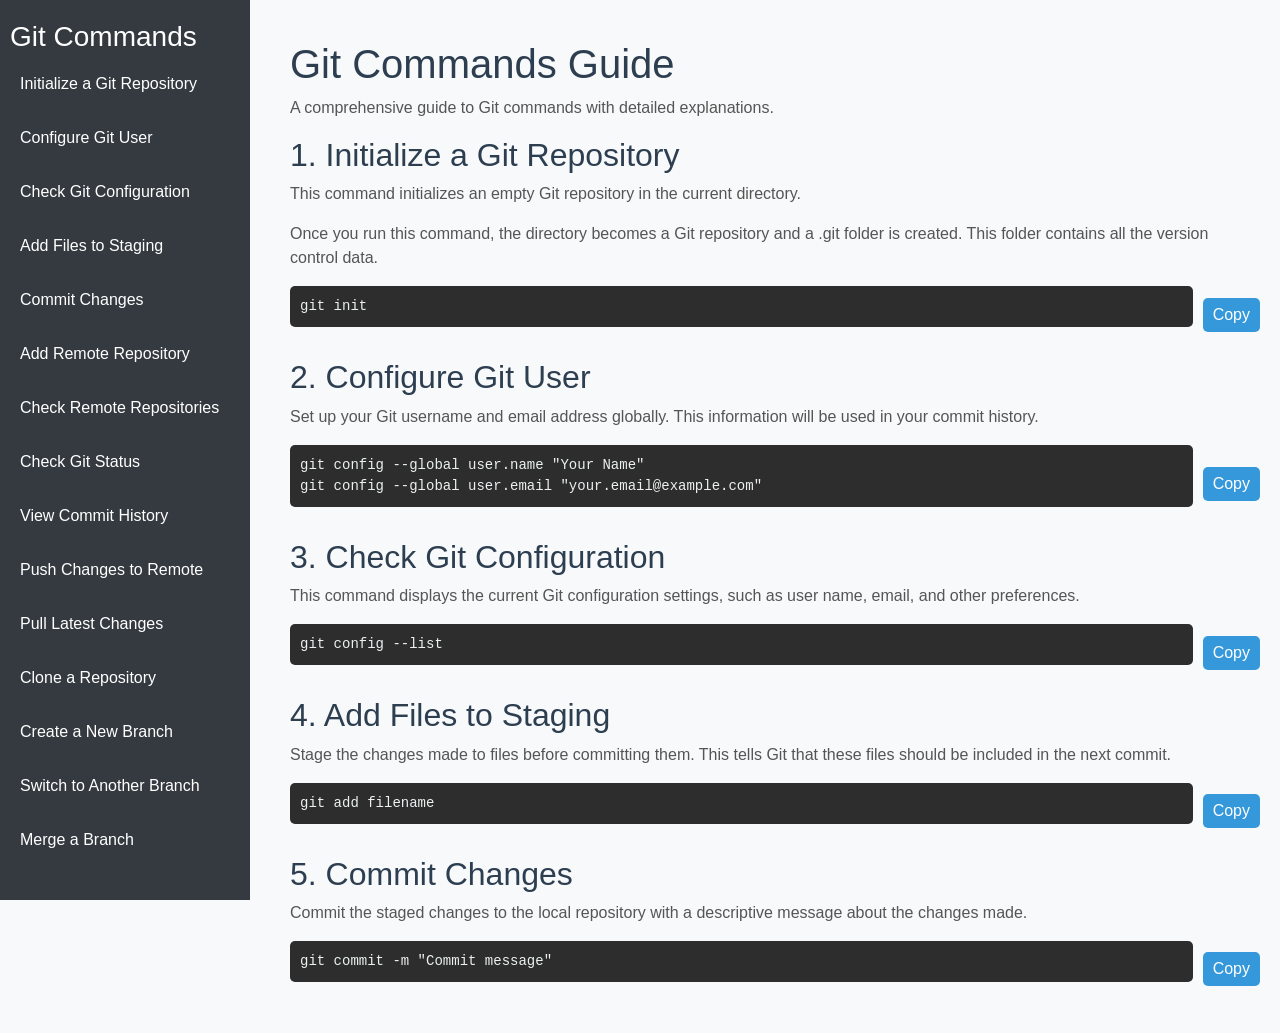
<file: src/main/resources/templates/command.html>
<!DOCTYPE html>
<html lang="en" xmlns:th="www.thymeleaf.org">

<head>
  <meta charset="UTF-8" />
  <meta name="viewport" content="width=device-width, initial-scale=1.0" />
  <title>TPG Coder | Git Commands Guide</title>
  <link rel="icon" type="image/png" href="tpg.png" />
  <link href="https://cdn.jsdelivr.net/npm/bootstrap@5.3.3/dist/css/bootstrap.min.css" rel="stylesheet">
  <link href="https://cdn.jsdelivr.net/npm/bootstrap-icons@1.10.5/font/bootstrap-icons.css" rel="stylesheet">
  <style>
    body {
      font-family: Arial, sans-serif;
      background-color: #f8f9fa;
      padding-top: 20px;
      display: flex;
    }

    .sidebar {
      width: 250px;
      position: fixed;
      top: 0;
      left: 0;
      bottom: 0;
      background-color: #343a40;
      padding-top: 20px;
      color: white;
      padding-left: 10px;
      padding-right: 10px;
    }

    .sidebar a {
      display: block;
      padding: 10px;
      color: white;
      text-decoration: none;
      margin-bottom: 10px;
      border-radius: 5px;
    }

    .sidebar a:hover {
      background-color: #495057;
    }

    .content {
      margin-left: 270px;
      padding: 20px;
      width: 80%;
    }

    h1, h2 {
      color: #2c3e50;
    }

    .command-container {
      display: flex;
      align-items: center;
      gap: 10px;
      margin: 15px 0;
    }

    .command {
      flex-grow: 1;
      text-align: left;
      background: #2d2d2d;
      color: #ecf0f1;
      padding: 10px;
      border-radius: 5px;
      overflow-x: auto;
      font-family: monospace;
    }

    .copy-btn {
      background: #3498db;
      color: white;
      border: none;
      padding: 5px 10px;
      border-radius: 5px;
      cursor: pointer;
    }

    .copy-btn:hover {
      background: #2980b9;
    }

    p {
      text-align: left;
      color: #555;
    }

    .footer-newsletter button {
      padding: 10px 20px;
      border-radius: 10px;
      font-weight: 600;
      background-color: #dc3545;
      color: #fff;
      transition: background 0.3s ease;
      border: none;
    }

    .footer-newsletter button:hover {
      background-color: #b31217;
    }

    .footer-newsletter a {
      color: #fff;
      text-decoration: none;
    }

    .copyright {
      font-size: 13px;
      color: #aaa;
      border-top: 1px solid #333;
      text-align: center;
      margin-top: 30px;
      padding-top: 20px;
    }

    @media (max-width: 768px) {
      .sidebar {
        width: 100%;
        position: relative;
      }

      .content {
        margin-left: 0;
      }
    }
  </style>
  <script>
    function copyCommand(id) {
      var commandText = document.getElementById(id).innerText;
      navigator.clipboard.writeText(commandText);
      alert("Copied: " + commandText);
    }
  </script>
</head>

<body>
  <div class="sidebar">
    <h3>Git Commands</h3>
    <a href="#command1">Initialize a Git Repository</a>
    <a href="#command2">Configure Git User</a>
    <a href="#command3">Check Git Configuration</a>
    <a href="#command4">Add Files to Staging</a>
    <a href="#command5">Commit Changes</a>
    <a href="#command6">Add Remote Repository</a>
    <a href="#command7">Check Remote Repositories</a>
    <a href="#command8">Check Git Status</a>
    <a href="#command9">View Commit History</a>
    <a href="#command10">Push Changes to Remote</a>
    <a href="#command11">Pull Latest Changes</a>
    <a href="#command12">Clone a Repository</a>
    <a href="#command13">Create a New Branch</a>
    <a href="#command14">Switch to Another Branch</a>
    <a href="#command15">Merge a Branch</a>
  </div>

  <div class="content">
    <h1>Git Commands Guide</h1>
    <p>A comprehensive guide to Git commands with detailed explanations.</p>

    <!-- Command 1: Initialize a Git Repository -->
    <div id="command1">
      <h2>1. Initialize a Git Repository</h2>
      <p>This command initializes an empty Git repository in the current directory.</p>
      <p>Once you run this command, the directory becomes a Git repository and a .git folder is created. This folder contains all the version control data.</p>
      <div class="command-container">
        <pre class="command" id="cmd1">git init</pre>
        <button class="copy-btn" onclick="copyCommand('cmd1')">Copy</button>
      </div>
    </div>

    <!-- Command 2: Configure Git User -->
    <div id="command2">
      <h2>2. Configure Git User</h2>
      <p>Set up your Git username and email address globally. This information will be used in your commit history.</p>
      <div class="command-container">
        <pre class="command" id="cmd2">git config --global user.name "Your Name"
git config --global user.email "your.email@example.com"</pre>
        <button class="copy-btn" onclick="copyCommand('cmd2')">Copy</button>
      </div>
    </div>

    <!-- Command 3: Check Git Configuration -->
    <div id="command3">
      <h2>3. Check Git Configuration</h2>
      <p>This command displays the current Git configuration settings, such as user name, email, and other preferences.</p>
      <div class="command-container">
        <pre class="command" id="cmd3">git config --list</pre>
        <button class="copy-btn" onclick="copyCommand('cmd3')">Copy</button>
      </div>
    </div>

    <!-- Command 4: Add Files to Staging -->
    <div id="command4">
      <h2>4. Add Files to Staging</h2>
      <p>Stage the changes made to files before committing them. This tells Git that these files should be included in the next commit.</p>
      <div class="command-container">
        <pre class="command" id="cmd4">git add filename</pre>
        <button class="copy-btn" onclick="copyCommand('cmd4')">Copy</button>
      </div>
    </div>

    <!-- Command 5: Commit Changes -->
    <div id="command5">
      <h2>5. Commit Changes</h2>
      <p>Commit the staged changes to the local repository with a descriptive message about the changes made.</p>
      <div class="command-container">
        <pre class="command" id="cmd5">git commit -m "Commit message"</pre>
        <button class="copy-btn" onclick="copyCommand('cmd5')">Copy</button>
      </div>
    </div>

    <!-- Continue with other commands similarly... -->

  </div>

  <script src="https://cdn.jsdelivr.net/npm/bootstrap@5.3.3/dist/js/bootstrap.bundle.min.js"></script>
</body>

</html>
</file>
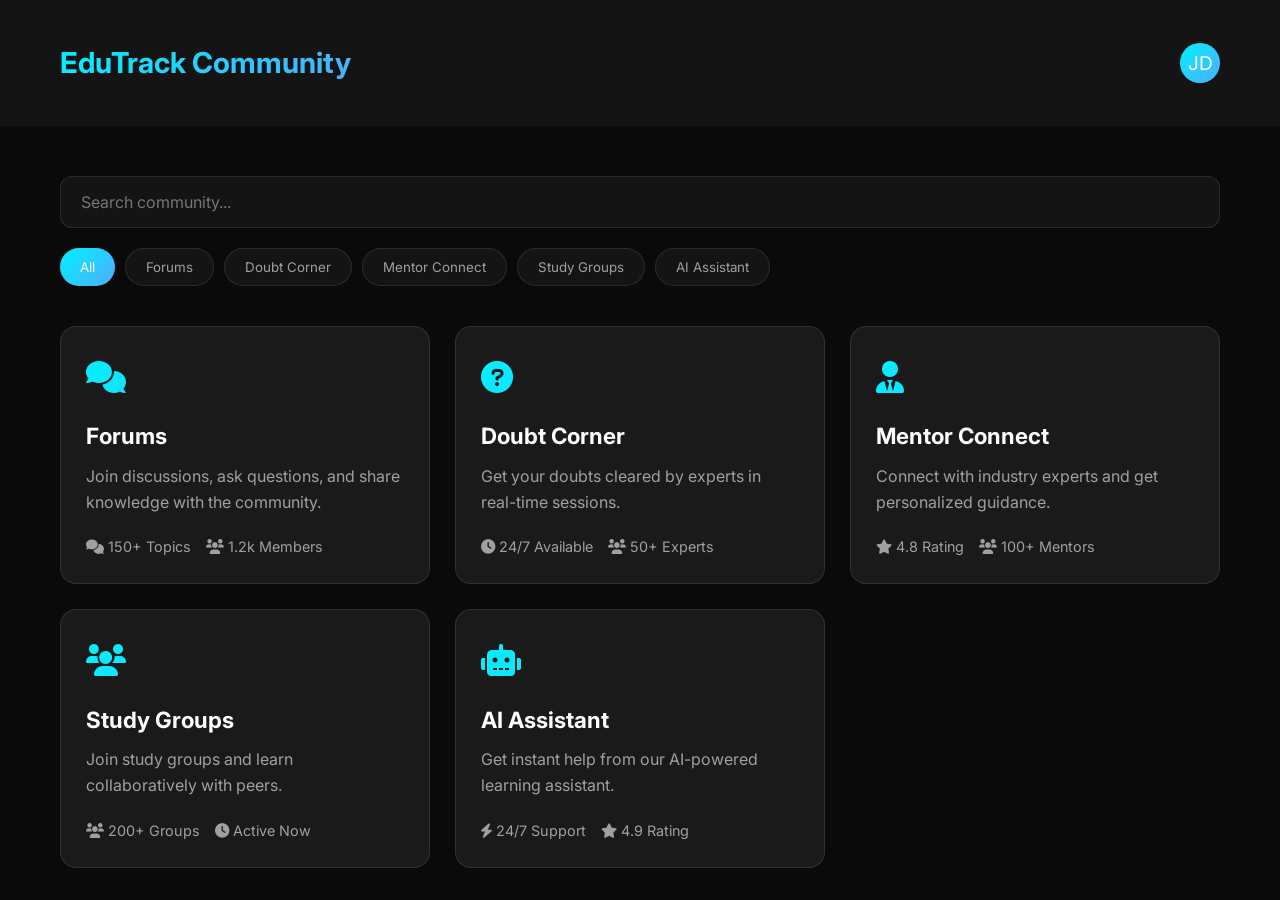
<file: src/main/resources/templates/community.html>
<!DOCTYPE html>
<html lang="en" xmlns:th="thymeleaf.org">
<head>
    <meta charset="UTF-8">
    <meta name="viewport" content="width=device-width, initial-scale=1.0">
    <title>EduTrack Community</title>
    <link href="https://fonts.googleapis.com/css2?family=Inter:wght@400;500;600;700&display=swap" rel="stylesheet">
    <link href="https://cdnjs.cloudflare.com/ajax/libs/font-awesome/6.0.0/css/all.min.css" rel="stylesheet">
    <style>
        :root {
            --bg-primary: #0a0a0a;
            --bg-secondary: #141414;
            --bg-card: #1a1a1a;
            --text-primary: #ffffff;
            --text-secondary: #a0a0a0;
            --accent-primary: #00f2fe;
            --accent-secondary: #4facfe;
            --gradient-primary: linear-gradient(135deg, var(--accent-primary), var(--accent-secondary));
            --card-shadow: 0 4px 20px rgba(0, 242, 254, 0.1);
            --transition: all 0.3s cubic-bezier(0.4, 0, 0.2, 1);
        }

        * {
            margin: 0;
            padding: 0;
            box-sizing: border-box;
            font-family: 'Inter', sans-serif;
        }

        body {
            background-color: var(--bg-primary);
            color: var(--text-primary);
            line-height: 1.6;
        }

        .container {
            max-width: 1200px;
            margin: 0 auto;
            padding: 20px;
        }

        .header {
            background: var(--bg-secondary);
            padding: 20px 0;
            margin-bottom: 30px;
            position: sticky;
            top: 0;
            z-index: 100;
            backdrop-filter: blur(10px);
        }

        .header-content {
            display: flex;
            justify-content: space-between;
            align-items: center;
        }

        .logo {
            font-size: 1.8em;
            font-weight: 700;
            background: var(--gradient-primary);
            -webkit-background-clip: text;
            -webkit-text-fill-color: transparent;
            text-decoration: none;
        }

        .user-profile {
            display: flex;
            align-items: center;
            gap: 10px;
        }

        .user-avatar {
            width: 40px;
            height: 40px;
            border-radius: 50%;
            background: var(--gradient-primary);
            display: flex;
            align-items: center;
            justify-content: center;
            font-size: 1.2em;
        }

        .search-bar {
            width: 100%;
            padding: 15px 20px;
            background: var(--bg-secondary);
            border: 1px solid rgba(255, 255, 255, 0.1);
            border-radius: 12px;
            color: var(--text-primary);
            font-size: 1em;
            margin-bottom: 20px;
        }

        .category-filter {
            display: flex;
            gap: 10px;
            margin-bottom: 30px;
            overflow-x: auto;
            padding-bottom: 10px;
        }

        .category-btn {
            padding: 10px 20px;
            background: var(--bg-secondary);
            border: 1px solid rgba(255, 255, 255, 0.1);
            border-radius: 20px;
            color: var(--text-secondary);
            cursor: pointer;
            transition: var(--transition);
            white-space: nowrap;
        }

        .category-btn:hover {
            background: var(--bg-card);
            color: var(--text-primary);
        }

        .category-btn.active {
            background: var(--gradient-primary);
            color: var(--text-primary);
            border: none;
        }

        .community-grid {
            display: grid;
            grid-template-columns: repeat(auto-fit, minmax(300px, 1fr));
            gap: 25px;
        }

        .community-card {
            background: var(--bg-card);
            border-radius: 16px;
            padding: 25px;
            border: 1px solid rgba(255, 255, 255, 0.1);
            transition: var(--transition);
            cursor: pointer;
            text-decoration: none;
            color: var(--text-primary);
        }

        .community-card:hover {
            transform: translateY(-5px);
            box-shadow: var(--card-shadow);
        }

        .card-icon {
            font-size: 2em;
            margin-bottom: 15px;
            background: var(--gradient-primary);
            -webkit-background-clip: text;
            -webkit-text-fill-color: transparent;
        }

        .card-title {
            font-size: 1.4em;
            margin-bottom: 10px;
        }

        .card-description {
            color: var(--text-secondary);
            margin-bottom: 20px;
        }

        .card-stats {
            display: flex;
            gap: 15px;
            color: var(--text-secondary);
            font-size: 0.9em;
        }
    </style>
</head>
<body>
    <header class="header">
        <div class="container header-content">
            <a href="#" class="logo">EduTrack Community</a>
            <div class="user-profile">
                <div class="user-avatar">JD</div>
            </div>
        </div>
    </header>

    <div class="container">
        <input type="text" class="search-bar" placeholder="Search community...">

        <div class="category-filter">
            <button class="category-btn active" data-category="all">All</button>
            <button class="category-btn" data-category="forums">Forums</button>
            <button class="category-btn" data-category="doubt">Doubt Corner</button>
            <button class="category-btn" data-category="mentor">Mentor Connect</button>
            <button class="category-btn" data-category="groups">Study Groups</button>
            <button class="category-btn" data-category="ai">AI Assistant</button>
        </div>

        <div class="community-grid">
            <a th:href="forums" class="community-card" data-category="forums">
                <div class="card-icon"><i class="fas fa-comments"></i></div>
                <h3 class="card-title">Forums</h3>
                <p class="card-description">Join discussions, ask questions, and share knowledge with the community.</p>
                <div class="card-stats">
                    <span><i class="fas fa-comments"></i> 150+ Topics</span>
                    <span><i class="fas fa-users"></i> 1.2k Members</span>
                </div>
            </a>

            <a th:href="doubt-corner" class="community-card" data-category="doubt">
                <div class="card-icon"><i class="fas fa-question-circle"></i></div>
                <h3 class="card-title">Doubt Corner</h3>
                <p class="card-description">Get your doubts cleared by experts in real-time sessions.</p>
                <div class="card-stats">
                    <span><i class="fas fa-clock"></i> 24/7 Available</span>
                    <span><i class="fas fa-users"></i> 50+ Experts</span>
                </div>
            </a>

            <a th:href="mentor-connect" class="community-card" data-category="mentor">
                <div class="card-icon"><i class="fas fa-user-tie"></i></div>
                <h3 class="card-title">Mentor Connect</h3>
                <p class="card-description">Connect with industry experts and get personalized guidance.</p>
                <div class="card-stats">
                    <span><i class="fas fa-star"></i> 4.8 Rating</span>
                    <span><i class="fas fa-users"></i> 100+ Mentors</span>
                </div>
            </a>

            <a th:href="study-groups" class="community-card" data-category="groups">
                <div class="card-icon"><i class="fas fa-users"></i></div>
                <h3 class="card-title">Study Groups</h3>
                <p class="card-description">Join study groups and learn collaboratively with peers.</p>
                <div class="card-stats">
                    <span><i class="fas fa-users"></i> 200+ Groups</span>
                    <span><i class="fas fa-clock"></i> Active Now</span>
                </div>
            </a>

            <a href="ai-assistant.html" class="community-card" data-category="ai">
                <div class="card-icon"><i class="fas fa-robot"></i></div>
                <h3 class="card-title">AI Assistant</h3>
                <p class="card-description">Get instant help from our AI-powered learning assistant.</p>
                <div class="card-stats">
                    <span><i class="fas fa-bolt"></i> 24/7 Support</span>
                    <span><i class="fas fa-star"></i> 4.9 Rating</span>
                </div>
            </a>
        </div>
    </div>

    <script>
        // Initialize variables
        const categoryButtons = document.querySelectorAll('.category-btn');
        const communityCards = document.querySelectorAll('.community-card');

        // Category filter
        categoryButtons.forEach(button => {
            button.addEventListener('click', () => {
                categoryButtons.forEach(btn => btn.classList.remove('active'));
                button.classList.add('active');

                const category = button.getAttribute('data-category');
                communityCards.forEach(card => {
                    if (category === 'all' || card.getAttribute('data-category') === category) {
                        card.style.display = 'block';
                    } else {
                        card.style.display = 'none';
                    }
                });
            });
        });

        // Search functionality
        const searchBar = document.querySelector('.search-bar');
        searchBar.addEventListener('input', (e) => {
            const searchTerm = e.target.value.toLowerCase();
            communityCards.forEach(card => {
                const title = card.querySelector('.card-title').textContent.toLowerCase();
                const description = card.querySelector('.card-description').textContent.toLowerCase();
                const stats = card.querySelector('.card-stats').textContent.toLowerCase();
                if (
                    title.includes(searchTerm) ||
                    description.includes(searchTerm) ||
                    stats.includes(searchTerm)
                ) {
                    card.style.display = 'block';
                } else {
                    card.style.display = 'none';
                }
            });
        });
    </script>
</body>
</html>
</file>
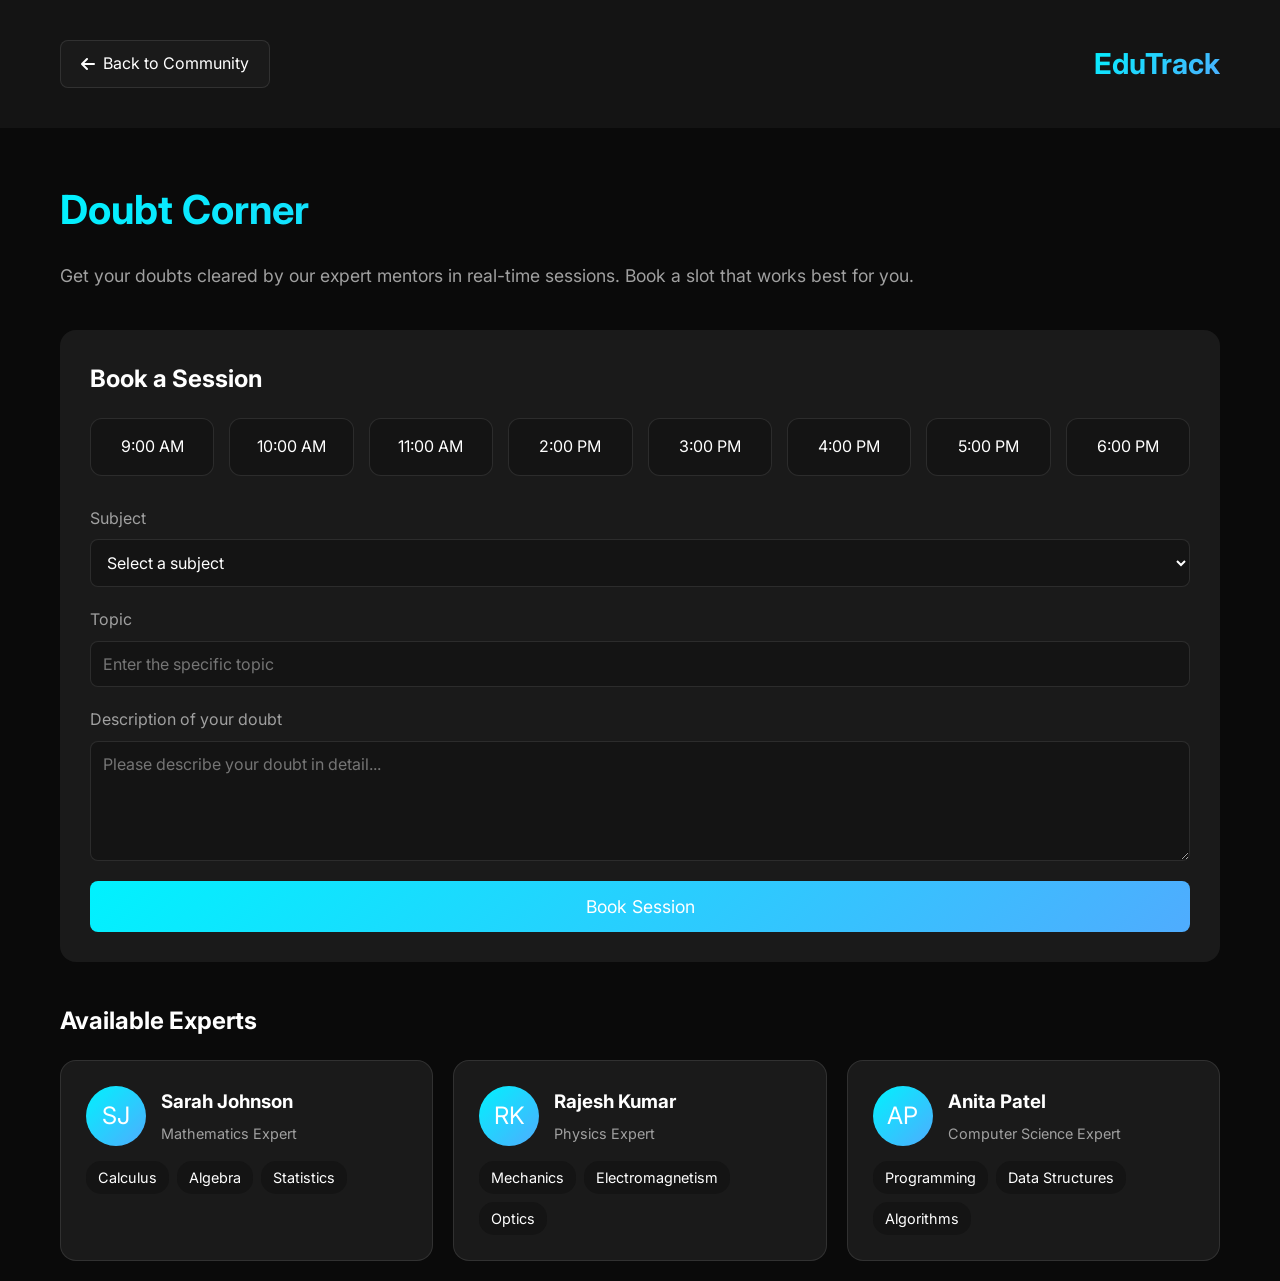
<file: src/main/resources/templates/doubt-corner.html>
<!DOCTYPE html>
<html lang="en">
<head>
    <meta charset="UTF-8">
    <meta name="viewport" content="width=device-width, initial-scale=1.0">
    <title>Doubt Corner - EduTrack</title>
    <link href="https://fonts.googleapis.com/css2?family=Inter:wght@400;500;600;700&display=swap" rel="stylesheet">
    <link href="https://cdnjs.cloudflare.com/ajax/libs/font-awesome/6.0.0/css/all.min.css" rel="stylesheet">
    <style>
        :root {
            --bg-primary: #0a0a0a;
            --bg-secondary: #141414;
            --bg-card: #1a1a1a;
            --text-primary: #ffffff;
            --text-secondary: #a0a0a0;
            --accent-primary: #00f2fe;
            --accent-secondary: #4facfe;
            --gradient-primary: linear-gradient(135deg, var(--accent-primary), var(--accent-secondary));
            --card-shadow: 0 4px 20px rgba(0, 242, 254, 0.1);
            --transition: all 0.3s cubic-bezier(0.4, 0, 0.2, 1);
        }

        * {
            margin: 0;
            padding: 0;
            box-sizing: border-box;
            font-family: 'Inter', sans-serif;
        }

        body {
            background-color: var(--bg-primary);
            color: var(--text-primary);
            line-height: 1.6;
        }

        .container {
            max-width: 1200px;
            margin: 0 auto;
            padding: 20px;
        }

        .header {
            background: var(--bg-secondary);
            padding: 20px 0;
            margin-bottom: 30px;
            position: sticky;
            top: 0;
            z-index: 100;
            backdrop-filter: blur(10px);
        }

        .header-content {
            display: flex;
            justify-content: space-between;
            align-items: center;
        }

        .logo {
            font-size: 1.8em;
            font-weight: 700;
            background: var(--gradient-primary);
            -webkit-background-clip: text;
            -webkit-text-fill-color: transparent;
            text-decoration: none;
        }

        .back-btn {
            padding: 10px 20px;
            background: var(--bg-card);
            border: 1px solid rgba(255, 255, 255, 0.1);
            border-radius: 8px;
            color: var(--text-primary);
            text-decoration: none;
            display: flex;
            align-items: center;
            gap: 8px;
            transition: var(--transition);
        }

        .back-btn:hover {
            background: var(--bg-secondary);
            transform: translateX(-5px);
        }

        .page-title {
            font-size: 2.5em;
            margin-bottom: 20px;
            background: var(--gradient-primary);
            -webkit-background-clip: text;
            -webkit-text-fill-color: transparent;
        }

        .page-description {
            color: var(--text-secondary);
            margin-bottom: 40px;
            font-size: 1.1em;
        }

        .booking-section {
            background: var(--bg-card);
            border-radius: 16px;
            padding: 30px;
            margin-bottom: 40px;
        }

        .section-title {
            font-size: 1.5em;
            margin-bottom: 20px;
        }

        .time-slots {
            display: grid;
            grid-template-columns: repeat(auto-fill, minmax(120px, 1fr));
            gap: 15px;
            margin-bottom: 30px;
        }

        .time-slot {
            padding: 15px;
            background: var(--bg-secondary);
            border: 1px solid rgba(255, 255, 255, 0.1);
            border-radius: 12px;
            text-align: center;
            cursor: pointer;
            transition: var(--transition);
        }

        .time-slot:hover {
            background: var(--bg-primary);
            transform: translateY(-2px);
        }

        .time-slot.active {
            background: var(--gradient-primary);
            border: none;
        }

        .booking-form {
            display: grid;
            gap: 20px;
        }

        .form-group {
            display: flex;
            flex-direction: column;
            gap: 8px;
        }

        .form-group label {
            color: var(--text-secondary);
        }

        .form-group input,
        .form-group textarea,
        .form-group select {
            padding: 12px;
            background: var(--bg-secondary);
            border: 1px solid rgba(255, 255, 255, 0.1);
            border-radius: 8px;
            color: var(--text-primary);
            font-size: 1em;
        }

        .form-group textarea {
            min-height: 120px;
            resize: vertical;
        }

        .book-btn {
            padding: 15px;
            background: var(--gradient-primary);
            border: none;
            border-radius: 8px;
            color: var(--text-primary);
            font-size: 1.1em;
            cursor: pointer;
            transition: var(--transition);
        }

        .book-btn:hover {
            transform: translateY(-2px);
            box-shadow: var(--card-shadow);
        }

        .experts-section {
            margin-top: 40px;
        }

        .experts-grid {
            display: grid;
            grid-template-columns: repeat(auto-fit, minmax(300px, 1fr));
            gap: 20px;
        }

        .expert-card {
            background: var(--bg-card);
            border-radius: 16px;
            padding: 25px;
            border: 1px solid rgba(255, 255, 255, 0.1);
        }

        .expert-header {
            display: flex;
            align-items: center;
            gap: 15px;
            margin-bottom: 15px;
        }

        .expert-avatar {
            width: 60px;
            height: 60px;
            border-radius: 50%;
            background: var(--gradient-primary);
            display: flex;
            align-items: center;
            justify-content: center;
            font-size: 1.5em;
        }

        .expert-info h3 {
            margin-bottom: 5px;
        }

        .expert-info p {
            color: var(--text-secondary);
            font-size: 0.9em;
        }

        .expert-specialties {
            display: flex;
            flex-wrap: wrap;
            gap: 8px;
            margin-top: 15px;
        }

        .specialty-tag {
            background: var(--bg-secondary);
            padding: 5px 12px;
            border-radius: 15px;
            font-size: 0.9em;
        }

        .success-message {
            position: fixed;
            bottom: 20px;
            right: 20px;
            background: var(--gradient-primary);
            color: var(--text-primary);
            padding: 15px 25px;
            border-radius: 8px;
            box-shadow: var(--card-shadow);
            transform: translateY(100px);
            opacity: 0;
            transition: var(--transition);
        }

        .success-message.active {
            transform: translateY(0);
            opacity: 1;
        }
    </style>
</head>
<body>
    <header class="header">
        <div class="container header-content">
            <a href="community.html" class="back-btn">
                <i class="fas fa-arrow-left"></i>
                Back to Community
            </a>
            <a href="#" class="logo">EduTrack</a>
        </div>
    </header>

    <div class="container">
        <h1 class="page-title">Doubt Corner</h1>
        <p class="page-description">Get your doubts cleared by our expert mentors in real-time sessions. Book a slot that works best for you.</p>

        <div class="booking-section">
            <h2 class="section-title">Book a Session</h2>
            <div class="time-slots">
                <div class="time-slot">9:00 AM</div>
                <div class="time-slot">10:00 AM</div>
                <div class="time-slot">11:00 AM</div>
                <div class="time-slot">2:00 PM</div>
                <div class="time-slot">3:00 PM</div>
                <div class="time-slot">4:00 PM</div>
                <div class="time-slot">5:00 PM</div>
                <div class="time-slot">6:00 PM</div>
            </div>

            <form class="booking-form">
                <div class="form-group">
                    <label for="subject">Subject</label>
                    <select id="subject" required>
                        <option value="">Select a subject</option>
                        <option value="mathematics">Mathematics</option>
                        <option value="physics">Physics</option>
                        <option value="chemistry">Chemistry</option>
                        <option value="computer-science">Computer Science</option>
                        <option value="english">English</option>
                    </select>
                </div>

                <div class="form-group">
                    <label for="topic">Topic</label>
                    <input type="text" id="topic" placeholder="Enter the specific topic" required>
                </div>

                <div class="form-group">
                    <label for="description">Description of your doubt</label>
                    <textarea id="description" placeholder="Please describe your doubt in detail..." required></textarea>
                </div>

                <button type="submit" class="book-btn">Book Session</button>
            </form>
        </div>

        <div class="experts-section">
            <h2 class="section-title">Available Experts</h2>
            <div class="experts-grid">
                <div class="expert-card">
                    <div class="expert-header">
                        <div class="expert-avatar">SJ</div>
                        <div class="expert-info">
                            <h3>Sarah Johnson</h3>
                            <p>Mathematics Expert</p>
                        </div>
                    </div>
                    <div class="expert-specialties">
                        <span class="specialty-tag">Calculus</span>
                        <span class="specialty-tag">Algebra</span>
                        <span class="specialty-tag">Statistics</span>
                    </div>
                </div>

                <div class="expert-card">
                    <div class="expert-header">
                        <div class="expert-avatar">RK</div>
                        <div class="expert-info">
                            <h3>Rajesh Kumar</h3>
                            <p>Physics Expert</p>
                        </div>
                    </div>
                    <div class="expert-specialties">
                        <span class="specialty-tag">Mechanics</span>
                        <span class="specialty-tag">Electromagnetism</span>
                        <span class="specialty-tag">Optics</span>
                    </div>
                </div>

                <div class="expert-card">
                    <div class="expert-header">
                        <div class="expert-avatar">AP</div>
                        <div class="expert-info">
                            <h3>Anita Patel</h3>
                            <p>Computer Science Expert</p>
                        </div>
                    </div>
                    <div class="expert-specialties">
                        <span class="specialty-tag">Programming</span>
                        <span class="specialty-tag">Data Structures</span>
                        <span class="specialty-tag">Algorithms</span>
                    </div>
                </div>
            </div>
        </div>
    </div>

    <div class="success-message">Session booked successfully!</div>

    <script>
        // Time slot selection
        const timeSlots = document.querySelectorAll('.time-slot');
        timeSlots.forEach(slot => {
            slot.addEventListener('click', () => {
                timeSlots.forEach(s => s.classList.remove('active'));
                slot.classList.add('active');
            });
        });

        // Form submission
        const bookingForm = document.querySelector('.booking-form');
        const successMessage = document.querySelector('.success-message');

        bookingForm.addEventListener('submit', (e) => {
            e.preventDefault();
            
            // Check if a time slot is selected
            const selectedSlot = document.querySelector('.time-slot.active');
            if (!selectedSlot) {
                alert('Please select a time slot');
                return;
            }

            // Show success message
            successMessage.textContent = 'Session booked successfully!';
            successMessage.classList.add('active');
            setTimeout(() => {
                successMessage.classList.remove('active');
            }, 3000);

            // Reset form
            bookingForm.reset();
            timeSlots.forEach(slot => slot.classList.remove('active'));
        });
    </script>
</body>
</html>
</file>
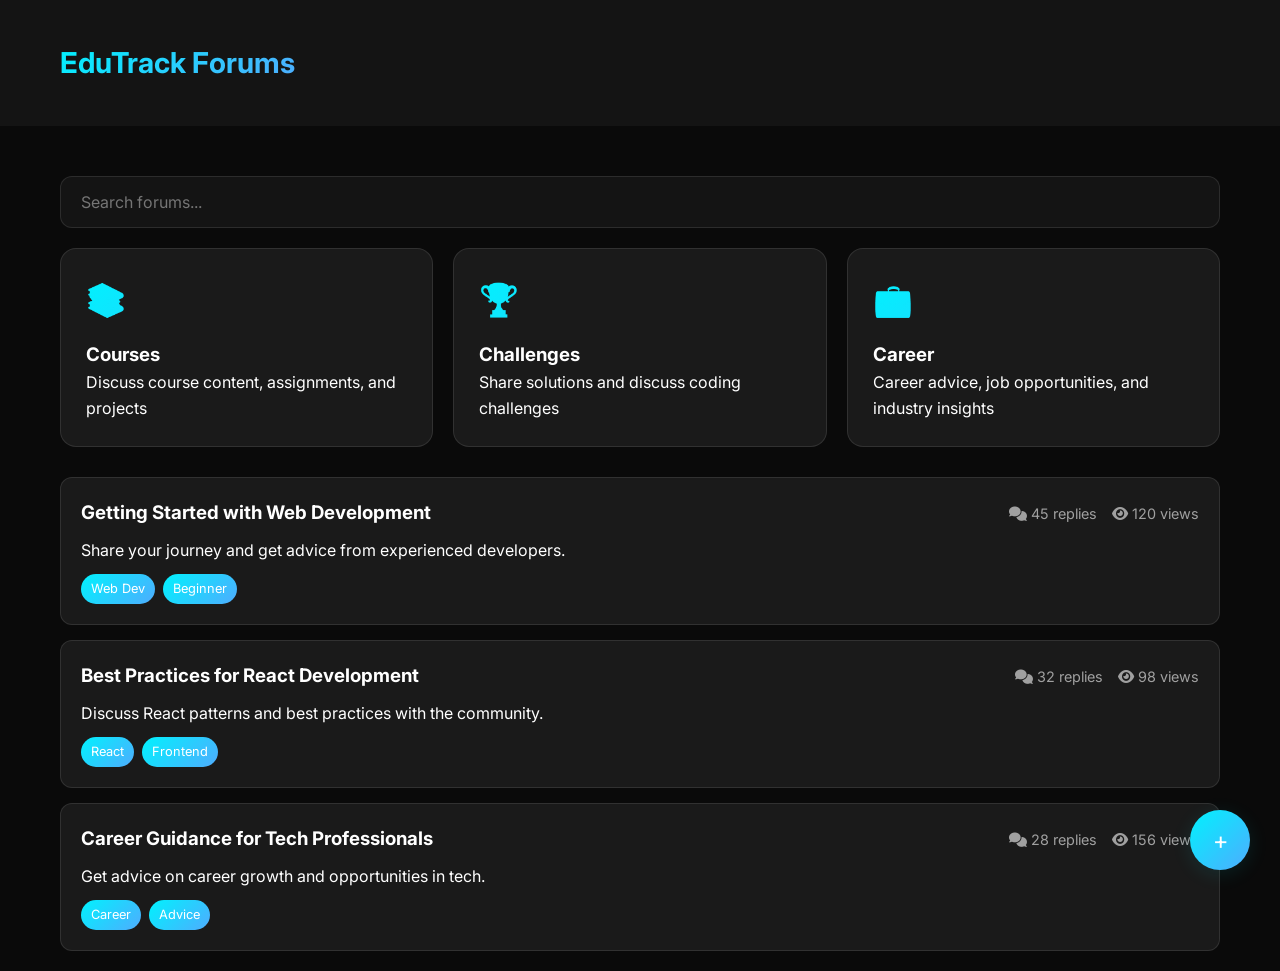
<file: src/main/resources/templates/forums.html>
<!DOCTYPE html>
<html lang="en">
<head>
    <meta charset="UTF-8">
    <meta name="viewport" content="width=device-width, initial-scale=1.0">
    <title>EduTrack Forums</title>
    <link href="https://fonts.googleapis.com/css2?family=Inter:wght@400;500;600;700&display=swap" rel="stylesheet">
    <link href="https://cdnjs.cloudflare.com/ajax/libs/font-awesome/6.0.0/css/all.min.css" rel="stylesheet">
    <style>
        :root {
            --bg-primary: #0a0a0a;
            --bg-secondary: #141414;
            --bg-card: #1a1a1a;
            --text-primary: #ffffff;
            --text-secondary: #a0a0a0;
            --accent-primary: #00f2fe;
            --accent-secondary: #4facfe;
            --gradient-primary: linear-gradient(135deg, var(--accent-primary), var(--accent-secondary));
            --card-shadow: 0 4px 20px rgba(0, 242, 254, 0.1);
            --transition: all 0.3s cubic-bezier(0.4, 0, 0.2, 1);
        }

        * {
            margin: 0;
            padding: 0;
            box-sizing: border-box;
            font-family: 'Inter', sans-serif;
        }

        body {
            background-color: var(--bg-primary);
            color: var(--text-primary);
            line-height: 1.6;
        }

        .container {
            max-width: 1200px;
            margin: 0 auto;
            padding: 20px;
        }

        .header {
            background: var(--bg-secondary);
            padding: 20px 0;
            margin-bottom: 30px;
        }

        .header-content {
            display: flex;
            justify-content: space-between;
            align-items: center;
        }

        .logo {
            font-size: 1.8em;
            font-weight: 700;
            background: var(--gradient-primary);
            -webkit-background-clip: text;
            -webkit-text-fill-color: transparent;
            text-decoration: none;
        }

        .search-bar {
            width: 100%;
            padding: 15px 20px;
            background: var(--bg-secondary);
            border: 1px solid rgba(255, 255, 255, 0.1);
            border-radius: 12px;
            color: var(--text-primary);
            font-size: 1em;
            margin-bottom: 20px;
        }

        .forum-categories {
            display: grid;
            grid-template-columns: repeat(auto-fit, minmax(300px, 1fr));
            gap: 20px;
            margin-bottom: 30px;
        }

        .category-card {
            background: var(--bg-card);
            border-radius: 16px;
            padding: 25px;
            border: 1px solid rgba(255, 255, 255, 0.1);
            transition: var(--transition);
            cursor: pointer;
        }

        .category-card:hover {
            transform: translateY(-5px);
            box-shadow: var(--card-shadow);
        }

        .category-icon {
            font-size: 2em;
            margin-bottom: 15px;
            background: var(--gradient-primary);
            -webkit-background-clip: text;
            -webkit-text-fill-color: transparent;
        }

        .forum-list {
            display: flex;
            flex-direction: column;
            gap: 15px;
        }

        .forum-item {
            background: var(--bg-card);
            padding: 20px;
            border-radius: 12px;
            border: 1px solid rgba(255, 255, 255, 0.1);
            transition: var(--transition);
        }

        .forum-item:hover {
            transform: translateX(5px);
            border-color: var(--accent-primary);
        }

        .forum-header {
            display: flex;
            justify-content: space-between;
            align-items: center;
            margin-bottom: 10px;
        }

        .forum-stats {
            display: flex;
            gap: 15px;
            color: var(--text-secondary);
            font-size: 0.9em;
        }

        .forum-tags {
            display: flex;
            gap: 8px;
            margin-top: 10px;
        }

        .forum-tag {
            background: var(--gradient-primary);
            padding: 5px 10px;
            border-radius: 15px;
            font-size: 0.8em;
        }

        .create-post-btn {
            position: fixed;
            bottom: 30px;
            right: 30px;
            width: 60px;
            height: 60px;
            border-radius: 50%;
            background: var(--gradient-primary);
            border: none;
            color: var(--text-primary);
            font-size: 1.5em;
            cursor: pointer;
            transition: var(--transition);
            box-shadow: var(--card-shadow);
        }

        .create-post-btn:hover {
            transform: scale(1.1);
        }

        .modal {
            display: none;
            position: fixed;
            top: 0;
            left: 0;
            width: 100%;
            height: 100%;
            background: rgba(0, 0, 0, 0.8);
            backdrop-filter: blur(5px);
            z-index: 1000;
        }

        .modal.active {
            display: flex;
        }

        .modal-content {
            background: var(--bg-card);
            border-radius: 16px;
            padding: 30px;
            width: 90%;
            max-width: 800px;
            margin: auto;
            position: relative;
        }

        .modal-header {
            display: flex;
            justify-content: space-between;
            align-items: center;
            margin-bottom: 20px;
        }

        .close-modal {
            background: none;
            border: none;
            color: var(--text-secondary);
            font-size: 1.5em;
            cursor: pointer;
        }

        .post-form {
            display: flex;
            flex-direction: column;
            gap: 20px;
        }

        .form-group {
            display: flex;
            flex-direction: column;
            gap: 8px;
        }

        .form-group label {
            color: var(--text-secondary);
        }

        .form-group input,
        .form-group textarea {
            padding: 12px;
            background: var(--bg-secondary);
            border: 1px solid rgba(255, 255, 255, 0.1);
            border-radius: 8px;
            color: var(--text-primary);
        }

        .form-group textarea {
            min-height: 150px;
            resize: vertical;
        }

        .submit-btn {
            padding: 12px 25px;
            background: var(--gradient-primary);
            border: none;
            border-radius: 8px;
            color: var(--text-primary);
            cursor: pointer;
            transition: var(--transition);
        }

        .submit-btn:hover {
            transform: translateY(-2px);
            box-shadow: var(--card-shadow);
        }
    </style>
</head>
<body>
    <header class="header">
        <div class="container header-content">
            <a href="#" class="logo">EduTrack Forums</a>
        </div>
    </header>

    <div class="container">
        <input type="text" class="search-bar" placeholder="Search forums...">

        <div class="forum-categories">
            <div class="category-card" data-category="courses">
                <div class="category-icon">📚</div>
                <h3>Courses</h3>
                <p>Discuss course content, assignments, and projects</p>
            </div>
            <div class="category-card" data-category="challenges">
                <div class="category-icon">🏆</div>
                <h3>Challenges</h3>
                <p>Share solutions and discuss coding challenges</p>
            </div>
            <div class="category-card" data-category="career">
                <div class="category-icon">💼</div>
                <h3>Career</h3>
                <p>Career advice, job opportunities, and industry insights</p>
            </div>
        </div>

        <div class="forum-list">
            <div class="forum-item">
                <div class="forum-header">
                    <h3>Getting Started with Web Development</h3>
                    <div class="forum-stats">
                        <span><i class="fas fa-comments"></i> 45 replies</span>
                        <span><i class="fas fa-eye"></i> 120 views</span>
                    </div>
                </div>
                <p>Share your journey and get advice from experienced developers.</p>
                <div class="forum-tags">
                    <span class="forum-tag">Web Dev</span>
                    <span class="forum-tag">Beginner</span>
                </div>
            </div>

            <div class="forum-item">
                <div class="forum-header">
                    <h3>Best Practices for React Development</h3>
                    <div class="forum-stats">
                        <span><i class="fas fa-comments"></i> 32 replies</span>
                        <span><i class="fas fa-eye"></i> 98 views</span>
                    </div>
                </div>
                <p>Discuss React patterns and best practices with the community.</p>
                <div class="forum-tags">
                    <span class="forum-tag">React</span>
                    <span class="forum-tag">Frontend</span>
                </div>
            </div>

            <div class="forum-item">
                <div class="forum-header">
                    <h3>Career Guidance for Tech Professionals</h3>
                    <div class="forum-stats">
                        <span><i class="fas fa-comments"></i> 28 replies</span>
                        <span><i class="fas fa-eye"></i> 156 views</span>
                    </div>
                </div>
                <p>Get advice on career growth and opportunities in tech.</p>
                <div class="forum-tags">
                    <span class="forum-tag">Career</span>
                    <span class="forum-tag">Advice</span>
                </div>
            </div>
        </div>
    </div>

    <button class="create-post-btn">+</button>

    <div class="modal" id="createPostModal">
        <div class="modal-content">
            <div class="modal-header">
                <h2>Create New Post</h2>
                <button class="close-modal">&times;</button>
            </div>
            <form class="post-form">
                <div class="form-group">
                    <label for="title">Title</label>
                    <input type="text" id="title" required>
                </div>
                <div class="form-group">
                    <label for="category">Category</label>
                    <select id="category" required>
                        <option value="courses">Courses</option>
                        <option value="challenges">Challenges</option>
                        <option value="career">Career</option>
                    </select>
                </div>
                <div class="form-group">
                    <label for="content">Content</label>
                    <textarea id="content" required></textarea>
                </div>
                <div class="form-group">
                    <label for="tags">Tags (comma separated)</label>
                    <input type="text" id="tags" placeholder="e.g., Web Dev, React, Career">
                </div>
                <button type="submit" class="submit-btn">Create Post</button>
            </form>
        </div>
    </div>

    <script>
        // Initialize variables
        const createPostBtn = document.querySelector('.create-post-btn');
        const createPostModal = document.getElementById('createPostModal');
        const closeModalBtn = document.querySelector('.close-modal');
        const postForm = document.querySelector('.post-form');
        const searchBar = document.querySelector('.search-bar');
        const forumItems = document.querySelectorAll('.forum-item');
        const categoryCards = document.querySelectorAll('.category-card');

        // Open create post modal
        createPostBtn.addEventListener('click', () => {
            createPostModal.classList.add('active');
        });

        // Close modal
        closeModalBtn.addEventListener('click', () => {
            createPostModal.classList.remove('active');
        });

        // Close modal when clicking outside
        window.addEventListener('click', (e) => {
            if (e.target === createPostModal) {
                createPostModal.classList.remove('active');
            }
        });

        // Handle form submission
        postForm.addEventListener('submit', (e) => {
            e.preventDefault();
            const title = document.getElementById('title').value;
            const category = document.getElementById('category').value;
            const content = document.getElementById('content').value;
            const tags = document.getElementById('tags').value;

            // Create new forum item
            const newForumItem = document.createElement('div');
            newForumItem.className = 'forum-item';
            newForumItem.innerHTML = `
                <div class="forum-header">
                    <h3>${title}</h3>
                    <div class="forum-stats">
                        <span><i class="fas fa-comments"></i> 0 replies</span>
                        <span><i class="fas fa-eye"></i> 0 views</span>
                    </div>
                </div>
                <p>${content}</p>
                <div class="forum-tags">
                    ${tags.split(',').map(tag => `<span class="forum-tag">${tag.trim()}</span>`).join('')}
                </div>
            `;

            // Add new post to the list
            document.querySelector('.forum-list').prepend(newForumItem);
            createPostModal.classList.remove('active');
            postForm.reset();
        });

        // Search functionality
        searchBar.addEventListener('input', (e) => {
            const searchTerm = e.target.value.toLowerCase();
            forumItems.forEach(item => {
                const title = item.querySelector('h3').textContent.toLowerCase();
                const content = item.querySelector('p').textContent.toLowerCase();
                const tags = Array.from(item.querySelectorAll('.forum-tag'))
                    .map(tag => tag.textContent.toLowerCase());

                if (title.includes(searchTerm) || 
                    content.includes(searchTerm) || 
                    tags.some(tag => tag.includes(searchTerm))) {
                    item.style.display = 'block';
                } else {
                    item.style.display = 'none';
                }
            });
        });

        // Category filtering
        categoryCards.forEach(card => {
            card.addEventListener('click', () => {
                const category = card.getAttribute('data-category');
                forumItems.forEach(item => {
                    const tags = Array.from(item.querySelectorAll('.forum-tag'))
                        .map(tag => tag.textContent.toLowerCase());
                    if (category === 'all' || tags.some(tag => tag.includes(category))) {
                        item.style.display = 'block';
                    } else {
                        item.style.display = 'none';
                    }
                });
            });
        });
    </script>
</body>
</html>
</file>
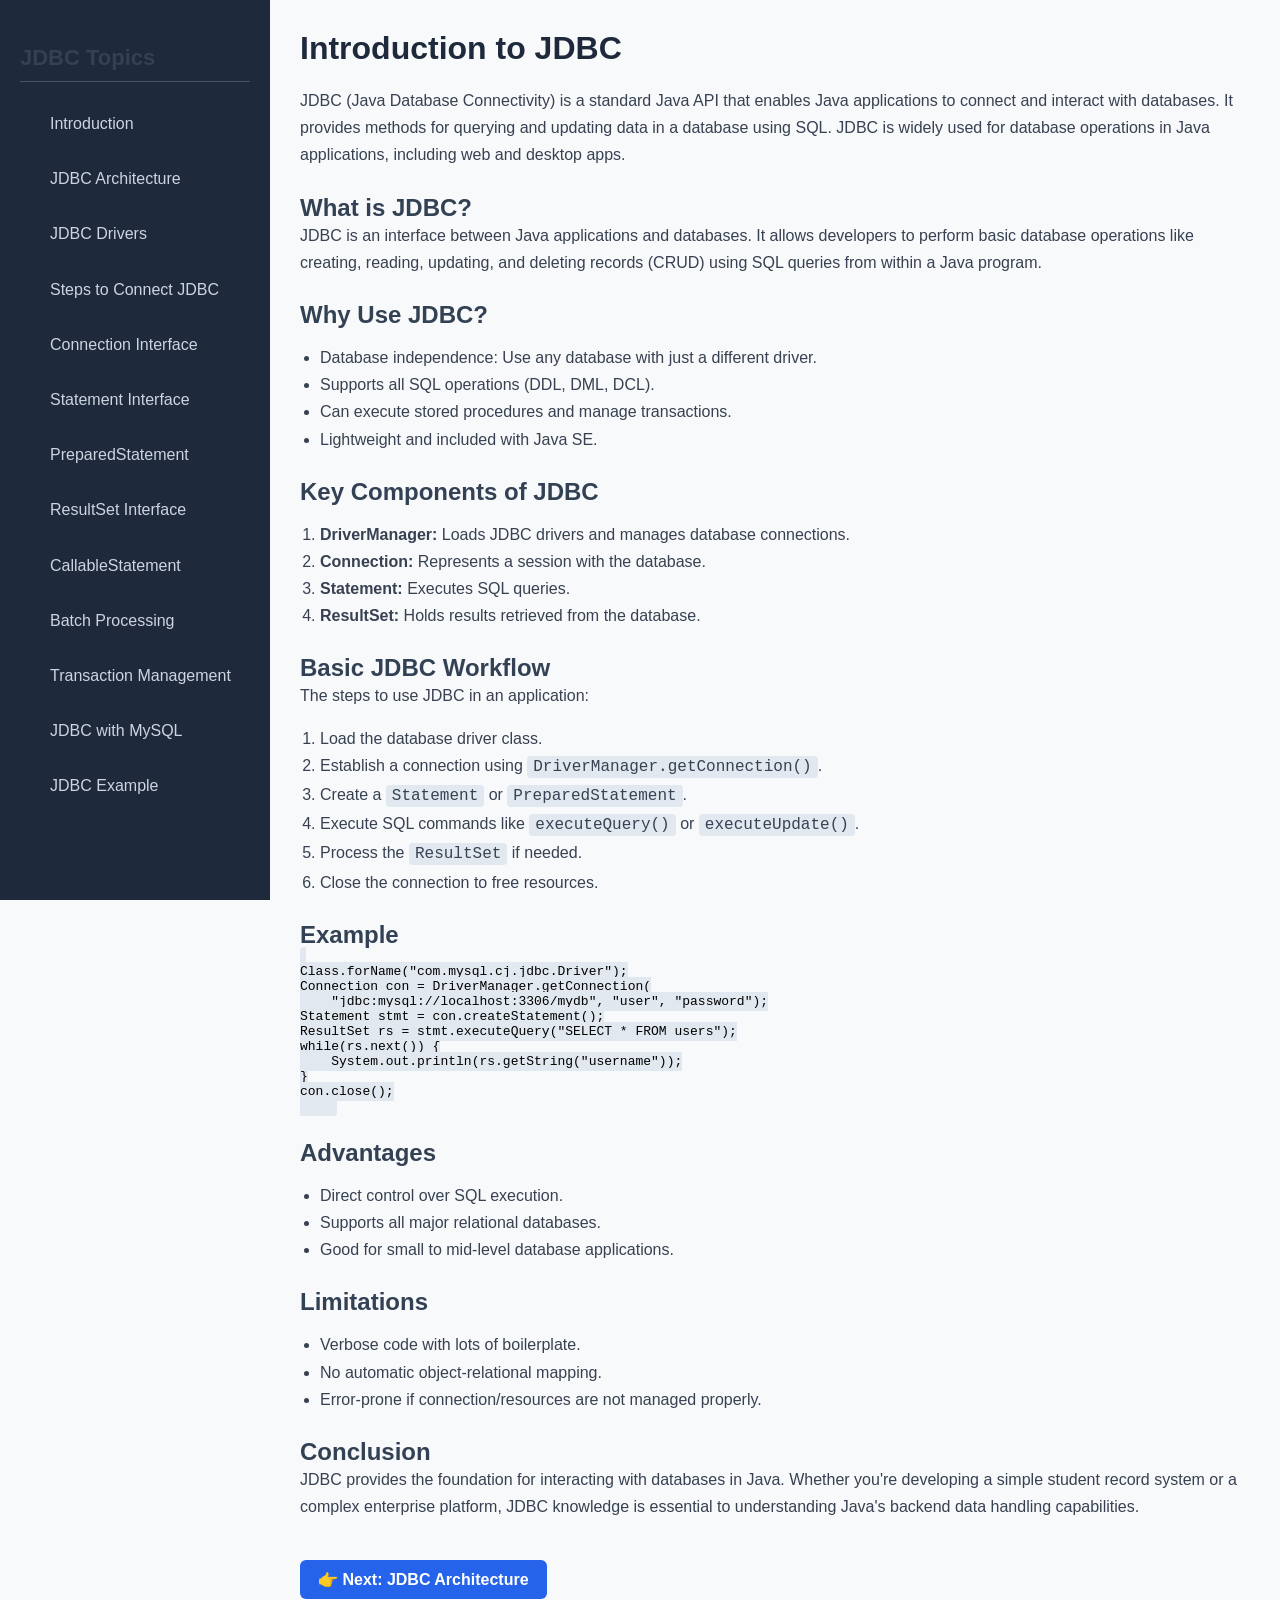
<file: src/main/resources/templates/jdbc.html>
<!DOCTYPE html>
<html lang="en">
<head>
  <meta charset="UTF-8" />
  <meta name="viewport" content="width=device-width, initial-scale=1.0"/>
  <title>JDBC Introduction - EduTrack</title>
  <style>
    * {
      margin: 0;
      padding: 0;
      box-sizing: border-box;
    }

    body {
      font-family: 'Segoe UI', sans-serif;
      display: flex;
      min-height: 100vh;
      background-color: #f8f9fa;
    }

    .sidebar {
      width: 270px;
      background-color: #1e293b;
      color: white;
      overflow-y: auto;
      height: 100vh;
      position: sticky;
      top: 0;
      padding: 20px;
    }

    .sidebar h2 {
      font-size: 22px;
      margin-bottom: 20px;
      border-bottom: 1px solid #475569;
      padding-bottom: 10px;
    }

    .sidebar ul {
      list-style: none;
    }

    .sidebar ul li {
      margin: 12px 0;
    }

    .sidebar ul li a {
      color: #cbd5e1;
      text-decoration: none;
      display: block;
      padding: 8px 10px;
      border-radius: 5px;
    }

    .sidebar ul li a:hover {
      background-color: #334155;
      color: #fff;
    }

    .content {
      flex: 1;
      padding: 30px;
      overflow-y: auto;
    }

    h1 {
      font-size: 32px;
      color: #1e293b;
      margin-bottom: 20px;
    }

    h2 {
      color: #334155;
      margin-top: 25px;
      font-size: 24px;
    }

    p, li {
      color: #374151;
      line-height: 1.7;
      font-size: 16px;
    }

    ul, ol {
      margin: 15px 0 15px 20px;
    }

    code {
      background-color: #e2e8f0;
      padding: 2px 6px;
      border-radius: 4px;
      font-family: monospace;
    }

    .next-topic {
      margin-top: 40px;
    }

    .next-topic a {
      display: inline-block;
      background-color: #2563eb;
      color: white;
      padding: 10px 18px;
      border-radius: 6px;
      text-decoration: none;
      font-weight: bold;
    }

    .next-topic a:hover {
      background-color: #1d4ed8;
    }

    /* Make sidebar scrollable on smaller screens */
    @media (max-height: 700px) {
      .sidebar {
        overflow-y: scroll;
      }
    }
  </style>
</head>
<body>
  <aside class="sidebar">
    <h2>JDBC Topics</h2>
    <ul>
      <li><a href="#">Introduction</a></li>
      <li><a href="#">JDBC Architecture</a></li>
      <li><a href="#">JDBC Drivers</a></li>
      <li><a href="#">Steps to Connect JDBC</a></li>
      <li><a href="#">Connection Interface</a></li>
      <li><a href="#">Statement Interface</a></li>
      <li><a href="#">PreparedStatement</a></li>
      <li><a href="#">ResultSet Interface</a></li>
      <li><a href="#">CallableStatement</a></li>
      <li><a href="#">Batch Processing</a></li>
      <li><a href="#">Transaction Management</a></li>
      <li><a href="#">JDBC with MySQL</a></li>
      <li><a href="#">JDBC Example</a></li>
    </ul>
  </aside>

  <main class="content">
    <h1>Introduction to JDBC</h1>
    <p>
      JDBC (Java Database Connectivity) is a standard Java API that enables Java applications to connect and interact with databases. It provides methods for querying and updating data in a database using SQL. JDBC is widely used for database operations in Java applications, including web and desktop apps.
    </p>

    <h2>What is JDBC?</h2>
    <p>
      JDBC is an interface between Java applications and databases. It allows developers to perform basic database operations like creating, reading, updating, and deleting records (CRUD) using SQL queries from within a Java program.
    </p>

    <h2>Why Use JDBC?</h2>
    <ul>
      <li>Database independence: Use any database with just a different driver.</li>
      <li>Supports all SQL operations (DDL, DML, DCL).</li>
      <li>Can execute stored procedures and manage transactions.</li>
      <li>Lightweight and included with Java SE.</li>
    </ul>

    <h2>Key Components of JDBC</h2>
    <ol>
      <li><strong>DriverManager:</strong> Loads JDBC drivers and manages database connections.</li>
      <li><strong>Connection:</strong> Represents a session with the database.</li>
      <li><strong>Statement:</strong> Executes SQL queries.</li>
      <li><strong>ResultSet:</strong> Holds results retrieved from the database.</li>
    </ol>

    <h2>Basic JDBC Workflow</h2>
    <p>
      The steps to use JDBC in an application:
    </p>
    <ol>
      <li>Load the database driver class.</li>
      <li>Establish a connection using <code>DriverManager.getConnection()</code>.</li>
      <li>Create a <code>Statement</code> or <code>PreparedStatement</code>.</li>
      <li>Execute SQL commands like <code>executeQuery()</code> or <code>executeUpdate()</code>.</li>
      <li>Process the <code>ResultSet</code> if needed.</li>
      <li>Close the connection to free resources.</li>
    </ol>

    <h2>Example</h2>
    <pre><code>
Class.forName("com.mysql.cj.jdbc.Driver");
Connection con = DriverManager.getConnection(
    "jdbc:mysql://localhost:3306/mydb", "user", "password");
Statement stmt = con.createStatement();
ResultSet rs = stmt.executeQuery("SELECT * FROM users");
while(rs.next()) {
    System.out.println(rs.getString("username"));
}
con.close();
    </code></pre>

    <h2>Advantages</h2>
    <ul>
      <li>Direct control over SQL execution.</li>
      <li>Supports all major relational databases.</li>
      <li>Good for small to mid-level database applications.</li>
    </ul>

    <h2>Limitations</h2>
    <ul>
      <li>Verbose code with lots of boilerplate.</li>
      <li>No automatic object-relational mapping.</li>
      <li>Error-prone if connection/resources are not managed properly.</li>
    </ul>

    <h2>Conclusion</h2>
    <p>
      JDBC provides the foundation for interacting with databases in Java. Whether you're developing a simple student record system or a complex enterprise platform, JDBC knowledge is essential to understanding Java's backend data handling capabilities.
    </p>

    <div class="next-topic">
      <a href="jdbc_architecture.html">👉 Next: JDBC Architecture</a>
    </div>
  </main>
</body>
</html>
</file>
